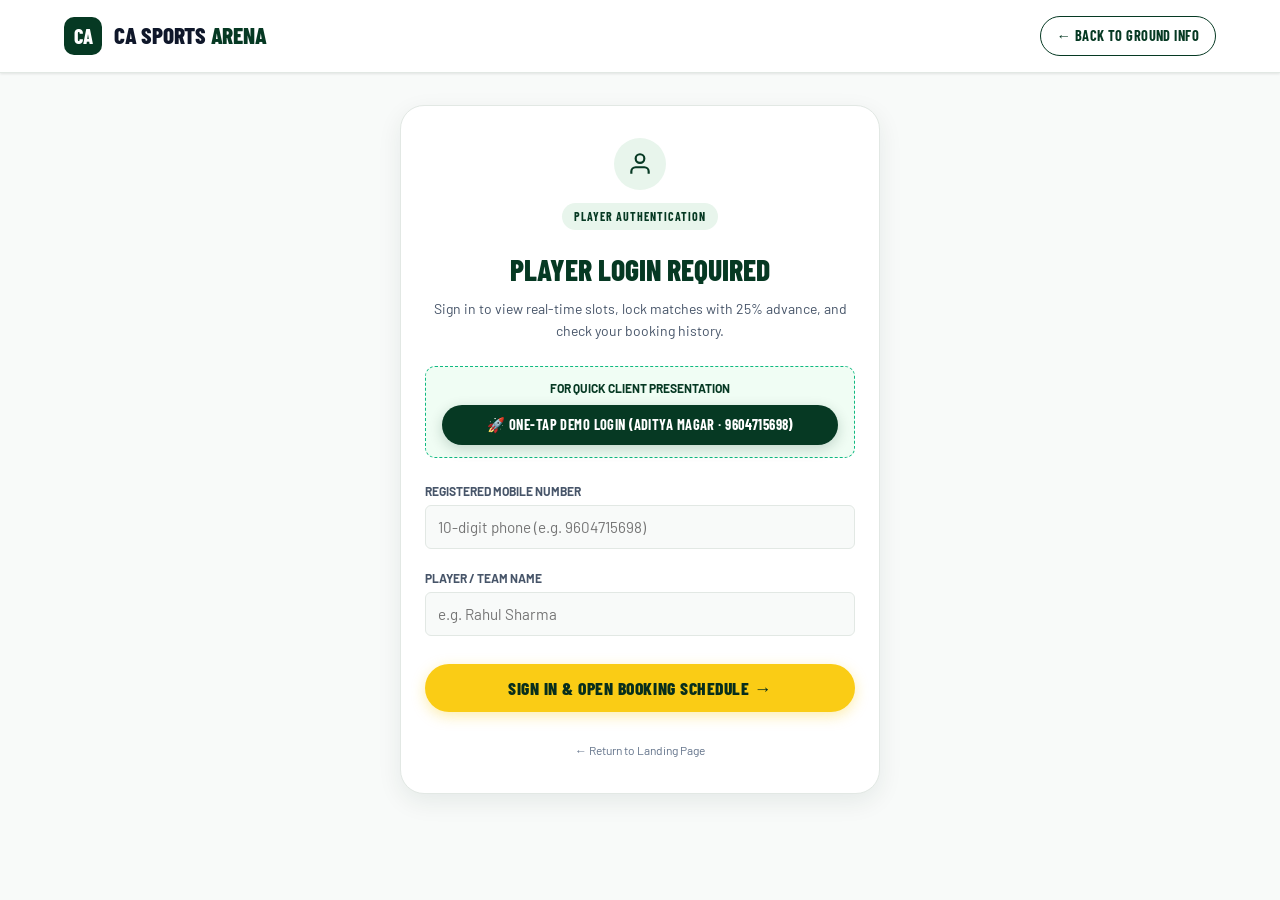
<file: booking.html>
<!DOCTYPE html>
<html lang="en">
<head>
  <meta charset="UTF-8" />
  <meta name="viewport" content="width=device-width, initial-scale=1.0" />
  <link rel="icon" type="image/png" href="favicon.png" />
  
  <title>Player Portal &amp; Slot Booking | CA Sports Arena</title>
  <meta name="description" content="Dedicated player booking dashboard for CA Sports Arena, Baner, Pune. Real-time availability, match history, and instant WhatsApp confirmations on 9604715698." />
  
  <link rel="preconnect" href="https://fonts.googleapis.com" />
  <link rel="preconnect" href="https://fonts.gstatic.com" crossorigin />
  <link href="https://fonts.googleapis.com/css2?family=Barlow+Condensed:wght@600;700;800&family=Barlow:wght@400;500;600;700&display=swap" rel="stylesheet" />

  <link rel="stylesheet" href="styles.css" />
</head>
<body class="portal-page-wrap">

  <!-- ===== PORTAL TOP NAVIGATION ===== -->
  <header class="header">
    <div class="container header-inner">
      <a href="index.html" class="brand-link" aria-label="Back to CA Sports Arena Home">
        <div class="brand-badge">CA</div>
        <div class="brand-name">CA Sports <span>Arena</span></div>
      </a>

      <div style="display:flex;align-items:center;gap:var(--space-4);">
        <a href="index.html" class="btn btn-outline btn-sm">
          &larr; Back to Ground Info
        </a>
        <div id="headerUserStatus" style="display:none;">
          <button type="button" class="btn btn-primary btn-sm" id="portalHeaderLogoutBtn">
            Log Out
          </button>
        </div>
      </div>
    </div>
  </header>

  <!-- ===== GATEKEEPER VIEW: SHOWN IF NOT LOGGED IN ===== -->
  <main id="portalGateView" class="gate-wrap" style="display:none;">
    <div class="gate-card">
      <div style="text-align:center;margin-bottom:var(--space-6);">
        <div style="width:52px;height:52px;border-radius:50%;background:var(--green-mint);color:var(--green-primary);display:flex;align-items:center;justify-content:center;margin:0 auto var(--space-3);">
          <svg width="26" height="26" viewBox="0 0 24 24" fill="none" stroke="currentColor" stroke-width="2"><path d="M20 21v-2a4 4 0 0 0-4-4H8a4 4 0 0 0-4 4v2"/><circle cx="12" cy="7" r="4"/></svg>
        </div>
        <span class="section-tag">Player Authentication</span>
        <h1 style="font-family:var(--font-display);font-size:1.85rem;font-weight:800;color:var(--green-primary);text-transform:uppercase;margin:var(--space-2) 0 4px;">
          Player Login Required
        </h1>
        <p style="font-size:var(--text-sm);color:var(--text-secondary);margin:0 auto;">
          Sign in to view real-time slots, lock matches with 25% advance, and check your booking history.
        </p>
      </div>

      <!-- Quick One-Tap Client Demo Trigger -->
      <div style="background:var(--green-mint-light);border:1.5px dashed var(--green-light);border-radius:var(--radius-md);padding:var(--space-3) var(--space-4);margin-bottom:var(--space-6);text-align:center;">
        <div style="font-size:0.75rem;font-weight:700;color:var(--green-primary);text-transform:uppercase;margin-bottom:6px;">
          For Quick Client Presentation
        </div>
        <button type="button" class="btn btn-primary btn-sm" id="btnInstantDemoLogin" style="width:100%;background:var(--green-primary);">
          🚀 One-Tap Demo Login (Aditya Magar &middot; 9604715698)
        </button>
      </div>

      <!-- Real Login / Sign In Form -->
      <form id="gateLoginForm" style="display:flex;flex-direction:column;gap:var(--space-4);">
        <div>
          <label style="display:block;font-size:var(--text-xs);font-weight:700;color:var(--text-secondary);text-transform:uppercase;margin-bottom:4px;" for="gatePhone">
            Registered Mobile Number
          </label>
          <input type="tel" id="gatePhone" class="input-field-on-green" style="background:#f8faf9;border-color:var(--border-light);color:var(--text-primary);" placeholder="10-digit phone (e.g. 9604715698)" maxlength="10" required />
          <span class="field-error-msg" id="gatePhoneErr" style="color:#ef4444;"></span>
        </div>

        <div>
          <label style="display:block;font-size:var(--text-xs);font-weight:700;color:var(--text-secondary);text-transform:uppercase;margin-bottom:4px;" for="gateName">
            Player / Team Name
          </label>
          <input type="text" id="gateName" class="input-field-on-green" style="background:#f8faf9;border-color:var(--border-light);color:var(--text-primary);" placeholder="e.g. Rahul Sharma" required />
          <span class="field-error-msg" id="gateNameErr" style="color:#ef4444;"></span>
        </div>

        <button type="submit" class="btn btn-gold" style="width:100%;font-size:1.1rem;margin-top:var(--space-2);">
          Sign In &amp; Open Booking Schedule &rarr;
        </button>

        <div style="text-align:center;margin-top:var(--space-2);">
          <a href="index.html" style="font-size:var(--text-xs);color:var(--text-muted);">&larr; Return to Landing Page</a>
        </div>
      </form>
    </div>
  </main>

  <!-- ===== AUTHENTICATED PLAYER PORTAL & DASHBOARD ===== -->
  <main id="portalDashboardView" style="display:none;">

    <!-- Player Profile Top Bar -->
    <section class="portal-profile-bar">
      <div class="container portal-profile-inner">
        <div class="player-identity-cluster">
          <div class="player-avatar-large" id="profileAvatar">A</div>
          <div>
            <div style="display:flex;align-items:center;gap:var(--space-2);">
              <h2 class="player-meta-title" id="profileName">Aditya Magar</h2>
              <span class="player-badge-vip">Verified Player</span>
            </div>
            <div class="player-meta-sub">
              <span id="profilePhone">+91 96047 15698</span>
              <span>&middot;</span>
              <span>Baner Arena Member</span>
            </div>
          </div>
        </div>

        <div class="portal-quick-stats">
          <div class="portal-stat-unit">
            <span class="portal-stat-num" id="statBookingCount">0</span>
            <span class="portal-stat-lbl">Active Bookings</span>
          </div>
          <div class="portal-stat-unit">
            <span class="portal-stat-num" style="color:#047857;">₹500 / ₹800</span>
            <span class="portal-stat-lbl">Flat Rates</span>
          </div>
          <div>
            <button type="button" class="btn btn-outline btn-sm" id="portalLogoutBtn">
              Log Out
            </button>
          </div>
        </div>
      </div>
    </section>

    <!-- Main Container with Navigation Tabs -->
    <div class="container" style="padding-top:var(--space-8);padding-bottom:var(--space-16);">

      <!-- Segmented Navigation Tabs -->
      <nav class="portal-tabs-nav" aria-label="Portal Navigation Tabs">
        <button type="button" class="portal-tab-btn active" id="tabBtnReserve">
          <svg width="18" height="18" viewBox="0 0 24 24" fill="none" stroke="currentColor" stroke-width="2.2"><rect x="3" y="4" width="18" height="18" rx="2"/><line x1="16" y1="2" x2="16" y2="6"/><line x1="8" y1="2" x2="8" y2="6"/><line x1="3" y1="10" x2="21" y2="10"/></svg>
          <span>Reserve a Slot</span>
        </button>

        <button type="button" class="portal-tab-btn" id="tabBtnHistory">
          <svg width="18" height="18" viewBox="0 0 24 24" fill="none" stroke="currentColor" stroke-width="2.2"><path d="M12 8v4l3 3"/><circle cx="12" cy="12" r="9"/></svg>
          <span>My Bookings &amp; Match History (<span id="tabHistoryBadge">0</span>)</span>
        </button>

        <button type="button" class="portal-tab-btn" id="tabBtnProfile">
          <svg width="18" height="18" viewBox="0 0 24 24" fill="none" stroke="currentColor" stroke-width="2.2"><path d="M20 21v-2a4 4 0 0 0-4-4H8a4 4 0 0 0-4 4v2"/><circle cx="12" cy="7" r="4"/></svg>
          <span>Player Profile &amp; Rules</span>
        </button>
      </nav>

      <!-- TAB PANE 1: DEDICATED SLOT BOOKING ENGINE -->
      <section id="paneReserve" style="display:block;">
        <div class="booking-layout">
          <!-- Left: 7-Day Date Picker + Match Format + Slots -->
          <div>
            <!-- Date Tabs -->
            <div class="date-selector-wrap">
              <div class="date-selector-label">
                <span class="date-label-text">1. Select Match Date</span>
                <span style="font-size:var(--text-xs);color:var(--green-primary);font-weight:700;">Mon–Fri: ₹500/hr &middot; Sat–Sun: ₹800/hr</span>
              </div>
              <div class="date-tabs-scroller" id="dateTabs" role="tablist" aria-label="Booking Dates">
                <!-- Rendered dynamically by app.js -->
              </div>
            </div>

            <!-- Format Selector -->
            <div class="date-selector-wrap">
              <div class="date-selector-label">
                <span class="date-label-text">2. Sport Format</span>
              </div>
              <div class="format-pills">
                <button type="button" class="format-pill active" data-format="Box Cricket (6–8 a side)">Box Cricket (6–8 a side)</button>
                <button type="button" class="format-pill" data-format="5-a-side Football">5-a-side Football</button>
                <button type="button" class="format-pill" data-format="Net Practice / Coaching">Net Practice</button>
              </div>
            </div>

            <!-- Available Slots Grouped by Daypart -->
            <div class="date-selector-wrap">
              <div class="date-selector-label">
                <span class="date-label-text">3. Pick Hourly Time Slot</span>
                <span style="font-size:var(--text-xs);color:var(--text-muted);">Past hours are automatically disabled</span>
              </div>
              <div id="slotsContainer">
                <!-- Rendered dynamically by app.js -->
              </div>
            </div>
          </div>

          <!-- Right: Deep Forest Green Order Summary Panel -->
          <aside class="booking-summary-panel" id="bookingPanel">
            <h3 class="summary-title">Booking Summary</h3>
            <p class="summary-subtitle">Review selection &amp; confirm advance payment</p>

            <!-- Empty State -->
            <div class="summary-empty-state" id="summaryEmpty">
              <div class="summary-empty-icon">
                <svg width="24" height="24" viewBox="0 0 24 24" fill="none" stroke="currentColor" stroke-width="2"><circle cx="12" cy="12" r="10"/><polyline points="12 6 12 12 16 14"/></svg>
              </div>
              <h4>No Slot Selected</h4>
              <p style="font-size:var(--text-sm);color:var(--text-on-green-sub);margin:0 auto;">Pick a time slot from the schedule on the left to review price and pay advance.</p>
            </div>

            <!-- Filled State -->
            <div id="summaryFilled" style="display:none;">
              <!-- Active Slot Card -->
              <div class="summary-active-details">
                <div class="summary-badge-strip">
                  <span style="font-size:0.7rem;font-weight:700;color:var(--accent-gold);text-transform:uppercase;">Selected Slot</span>
                  <span class="summary-rate-tag" id="summaryRateTag">Weekday Rate</span>
                </div>
                <div class="summary-slot-time" id="summarySlotTime">—</div>
                <div class="summary-slot-date" id="summarySlotDate">—</div>
              </div>

              <!-- Duration Selector -->
              <div class="summary-form-group">
                <div style="display:flex;align-items:center;justify-content:space-between;margin-bottom:var(--space-2);">
                  <label class="summary-form-label" style="margin:0;">Match Duration</label>
                  <div style="display:flex;align-items:center;gap:var(--space-2);">
                    <button type="button" class="btn btn-outline-hero btn-sm" id="durMinus" style="min-width:36px;padding:0;" aria-label="Decrease duration">−</button>
                    <span id="durationVal" style="font-family:var(--font-display);font-size:1.15rem;font-weight:700;min-width:64px;text-align:center;color:#ffffff;">1 hour</span>
                    <button type="button" class="btn btn-outline-hero btn-sm" id="durPlus" style="min-width:36px;padding:0;" aria-label="Increase duration">+</button>
                  </div>
                </div>
              </div>

              <!-- Payment Choice Toggle -->
              <div class="summary-form-group">
                <label class="summary-form-label">Payment Choice</label>
                <div class="payment-type-toggle">
                  <button type="button" class="pay-toggle-btn active" id="payModeAdvance">
                    <div class="pay-toggle-title">Pay 25% Advance</div>
                    <div class="pay-toggle-sub">Lock slot online, rest at venue</div>
                  </button>
                  <button type="button" class="pay-toggle-btn" id="payModeFull">
                    <div class="pay-toggle-title">Pay 100% Full</div>
                    <div class="pay-toggle-sub">Settle total fee now</div>
                  </button>
                </div>
              </div>

              <!-- Customer Details (Pre-filled from Profile!) -->
              <div class="summary-form-group">
                <label class="summary-form-label" for="bookName">Player / Team Name</label>
                <input type="text" id="bookName" class="input-field-on-green" placeholder="e.g. Rahul Sharma" autocomplete="name" required />
                <span class="field-error-msg" id="bookNameError"></span>
              </div>

              <div class="summary-form-group">
                <label class="summary-form-label" for="bookPhone">WhatsApp / Mobile Number</label>
                <input type="tel" id="bookPhone" class="input-field-on-green" placeholder="10-digit mobile (e.g. 9604715698)" maxlength="10" autocomplete="tel" required />
                <span class="field-error-msg" id="bookPhoneError"></span>
              </div>

              <!-- Live Calculation Breakdown -->
              <div class="pricing-breakdown-box">
                <div class="price-row-green">
                  <span>Slot Rate</span>
                  <span id="summaryRateRow">₹500 × 1h</span>
                </div>
                <div class="price-row-green">
                  <span>Platform Fee</span>
                  <span style="color:#34d399;font-weight:700;">₹0 (Zero Fee)</span>
                </div>
                <div class="price-row-green total-row">
                  <span>Total Match Fee</span>
                  <span class="val" id="summaryTotalRow">₹500</span>
                </div>

                <!-- Advance Details -->
                <div class="advance-due-green" id="summaryAdvanceRow">
                  <span>Due Now (Advance):</span>
                  <span id="summaryAdvanceVal" style="font-size:1.15rem;font-weight:800;">₹200</span>
                </div>
                <div class="price-row-green" id="summaryBalanceRow" style="font-size:0.8rem;margin-top:6px;">
                  <span>Payable at Venue</span>
                  <span id="summaryBalanceVal" style="font-weight:700;color:#ffffff;">₹300</span>
                </div>
              </div>
            </div>

            <!-- Action Button -->
            <div style="margin-top:var(--space-4);">
              <button type="button" class="btn btn-gold" id="confirmBookBtn" style="width:100%;font-size:1.1rem;padding:var(--space-3);" disabled>
                Select a Time Slot First
              </button>
              <p style="font-size:0.75rem;color:var(--text-on-green-sub);text-align:center;margin-top:var(--space-2);line-height:1.4;">
                Instant WhatsApp confirmation on 9604715698. Free cancellation up to 4h before match.
              </p>
            </div>
          </aside>
        </div>
      </section>

      <!-- TAB PANE 2: BOOKING HISTORY -->
      <section id="paneHistory" style="display:none;">
        <div style="display:flex;align-items:center;justify-content:space-between;margin-bottom:var(--space-6);">
          <div>
            <h2 class="section-title" style="margin-bottom:2px;">My Bookings &amp; Match History</h2>
            <p class="section-subtitle">View your confirmed match reservations, advance deposit receipts, and WhatsApp entry passes.</p>
          </div>
          <button type="button" class="btn btn-primary btn-sm" onclick="document.getElementById('tabBtnReserve').click();">
            + Book Another Slot
          </button>
        </div>

        <div id="fullBookingsHistoryList" class="history-cards-list">
          <!-- Rendered dynamically by app.js -->
        </div>
      </section>

      <!-- TAB PANE 3: PLAYER PROFILE & RULES -->
      <section id="paneProfile" style="display:none;">
        <div style="display:grid;grid-template-columns:1fr;gap:var(--space-6);max-width:960px;">
          <!-- Profile Card -->
          <div style="background:#ffffff;border:1.5px solid var(--border-light);border-radius:var(--radius-lg);padding:var(--space-6);box-shadow:var(--shadow-sm);">
            <h3 style="font-family:var(--font-display);font-size:1.4rem;font-weight:800;color:var(--green-primary);text-transform:uppercase;margin-bottom:var(--space-4);">
              Player Account Details
            </h3>

            <div style="display:grid;grid-template-columns:repeat(auto-fit, minmax(220px, 1fr));gap:var(--space-4);margin-bottom:var(--space-6);">
              <div>
                <span style="font-size:var(--text-xs);color:var(--text-muted);text-transform:uppercase;font-weight:700;">Player Name</span>
                <div style="font-size:1.15rem;font-weight:700;color:var(--text-primary);margin-top:2px;" id="profileDetailsName">Aditya Magar</div>
              </div>
              <div>
                <span style="font-size:var(--text-xs);color:var(--text-muted);text-transform:uppercase;font-weight:700;">WhatsApp Mobile</span>
                <div style="font-size:1.15rem;font-weight:700;color:var(--text-primary);margin-top:2px;" id="profileDetailsPhone">+91 96047 15698</div>
              </div>
              <div>
                <span style="font-size:var(--text-xs);color:var(--text-muted);text-transform:uppercase;font-weight:700;">Preferred Arena</span>
                <div style="font-size:1.15rem;font-weight:700;color:var(--text-primary);margin-top:2px;">CA Sports Arena &middot; Baner</div>
              </div>
            </div>

            <div style="border-top:1px solid var(--border-light);padding-top:var(--space-4);display:flex;align-items:center;justify-content:space-between;flex-wrap:wrap;gap:var(--space-3);">
              <span style="font-size:0.85rem;color:var(--text-secondary);">Need to update contact details or transfer slot?</span>
              <a href="https://wa.me/919604715698" target="_blank" rel="noopener noreferrer" class="btn btn-whatsapp btn-sm">
                Chat with Coordinator (9604715698)
              </a>
            </div>
          </div>

          <!-- Venue Rules -->
          <div style="background:#ffffff;border:1.5px solid var(--border-light);border-radius:var(--radius-lg);padding:var(--space-6);box-shadow:var(--shadow-sm);">
            <h3 style="font-family:var(--font-display);font-size:1.4rem;font-weight:800;color:var(--green-primary);text-transform:uppercase;margin-bottom:var(--space-4);">
              Turf Rules &amp; Equipment Policy
            </h3>
            <ul style="list-style:none;display:flex;flex-direction:column;gap:var(--space-3);font-size:0.95rem;color:var(--text-secondary);">
              <li style="display:flex;gap:var(--space-2);">
                <span style="color:var(--green-primary);font-weight:800;">✓</span>
                <span><strong>Footwear:</strong> Rubber studs or flat sneakers only. Metal spikes are strictly banned on synthetic grass.</span>
              </li>
              <li style="display:flex;gap:var(--space-2);">
                <span style="color:var(--green-primary);font-weight:800;">✓</span>
                <span><strong>Arrival:</strong> Please report 10 minutes prior to slot time for warmup and kit setup.</span>
              </li>
              <li style="display:flex;gap:var(--space-2);">
                <span style="color:var(--green-primary);font-weight:800;">✓</span>
                <span><strong>Included Gear:</strong> Standard tennis cricket match balls, stumps, and match bibs are provided at no extra charge.</span>
              </li>
              <li style="display:flex;gap:var(--space-2);">
                <span style="color:var(--green-primary);font-weight:800;">✓</span>
                <span><strong>Refunds:</strong> 100% advance deposit refund or reschedule if cancelled 4+ hours before start time.</span>
              </li>
            </ul>
          </div>
        </div>
      </section>

    </div>
  </main>

  <!-- ===== STEP 1: MOCK UPI PAYMENT MODAL ===== -->
  <div class="app-modal" id="mockPaymentModal" role="dialog" aria-modal="true" aria-label="UPI Advance Payment">
    <div class="modal-dialog-card" onclick="event.stopPropagation()">
      <button type="button" class="modal-close-trigger" data-close-modal="mockPaymentModal" aria-label="Close payment modal">✕</button>

      <div style="text-align:center;margin-bottom:var(--space-4);">
        <span class="section-tag">Instant Payment Simulation</span>
        <h3 style="font-family:var(--font-display);font-size:1.75rem;font-weight:800;color:var(--green-primary);text-transform:uppercase;margin:var(--space-2) 0 4px;">
          Pay Advance &middot; <span id="mockPayAmount" style="color:var(--green-primary);">₹200</span>
        </h3>
        <p style="font-size:var(--text-sm);color:var(--text-secondary);margin:0 auto;" id="mockPayDesc">Slot booking deposit</p>
      </div>

      <!-- QR Code Simulation -->
      <div class="mock-upi-card">
        <div style="font-size:var(--text-xs);font-weight:700;color:var(--text-muted);text-transform:uppercase;letter-spacing:0.06em;">
          Scan with Any UPI App
        </div>
        
        <div class="qr-placeholder">
          <svg width="120" height="120" viewBox="0 0 100 100" fill="none">
            <rect x="0" y="0" width="30" height="30" fill="#063923" rx="4"/>
            <rect x="6" y="6" width="18" height="18" fill="#ffffff" rx="2"/>
            <rect x="10" y="10" width="10" height="10" fill="#063923"/>

            <rect x="70" y="0" width="30" height="30" fill="#063923" rx="4"/>
            <rect x="76" y="6" width="18" height="18" fill="#ffffff" rx="2"/>
            <rect x="80" y="10" width="10" height="10" fill="#063923"/>

            <rect x="0" y="70" width="30" height="30" fill="#063923" rx="4"/>
            <rect x="6" y="76" width="18" height="18" fill="#ffffff" rx="2"/>
            <rect x="10" y="80" width="10" height="10" fill="#063923"/>

            <rect x="40" y="10" width="18" height="8" fill="#063923"/>
            <rect x="42" y="24" width="12" height="14" fill="#063923"/>
            <rect x="15" y="40" width="20" height="10" fill="#063923"/>
            <rect x="45" y="45" width="14" height="14" fill="#063923"/>
            <rect x="70" y="40" width="16" height="8" fill="#063923"/>
            <rect x="40" y="70" width="14" height="20" fill="#063923"/>
            <rect x="65" y="65" width="25" height="12" fill="#063923"/>
            <rect x="65" y="84" width="12" height="10" fill="#063923"/>
          </svg>
        </div>

        <div style="font-family:var(--font-display);font-size:0.95rem;font-weight:700;color:var(--text-primary);">
          UPI ID: <span style="color:var(--green-primary);">casportsarena@upi</span>
        </div>

        <div class="upi-apps-row">
          <span class="upi-app-pill">GPay</span>
          <span class="upi-app-pill">PhonePe</span>
          <span class="upi-app-pill">Paytm</span>
          <span class="upi-app-pill">BHIM</span>
        </div>
      </div>

      <button type="button" class="btn btn-primary" id="mockPaySuccessBtn" style="width:100%;font-size:1.1rem;padding:var(--space-3);margin-bottom:var(--space-2);">
        Complete Advance Payment Demo &rarr;
      </button>

      <p style="font-size:0.75rem;color:var(--text-muted);text-align:center;margin:0;">
        Demo Flow: Click above to simulate instant transaction verification and generate match pass ticket.
      </p>
    </div>
  </div>

  <!-- ===== STEP 2: CONFIRMED MATCH TICKET & WHATSAPP PASS ===== -->
  <div class="app-modal" id="confirmationModal" role="dialog" aria-modal="true" aria-label="Booking Confirmation Receipt">
    <div class="modal-dialog-card" onclick="event.stopPropagation()">
      <button type="button" class="modal-close-trigger" data-close-modal="confirmationModal" aria-label="Close confirmation">✕</button>
      
      <div style="text-align:center;margin-bottom:var(--space-4);">
        <div style="width:56px;height:56px;border-radius:50%;background:#d1fae5;color:#047857;display:flex;align-items:center;justify-content:center;margin:0 auto var(--space-2);font-size:1.6rem;font-weight:900;">
          ✓
        </div>
        <h3 style="font-family:var(--font-display);font-size:1.75rem;font-weight:800;color:var(--green-primary);text-transform:uppercase;margin-bottom:2px;">
          Match Slot Reserved!
        </h3>
        <p style="font-size:var(--text-sm);color:var(--text-secondary);margin:0 auto;">Your slot has been locked with advance verification.</p>
      </div>

      <div style="background:#f8faf9;border:1.5px solid var(--border-light);border-radius:var(--radius-md);padding:var(--space-4);margin-bottom:var(--space-4);font-size:var(--text-sm);">
        <div style="display:flex;justify-content:space-between;align-items:center;padding:4px 0;">
          <span style="color:var(--text-muted);">Booking Reference</span>
          <span style="font-family:var(--font-display);font-size:1.15rem;font-weight:800;color:var(--green-primary);" id="confRef">#CA-89211</span>
        </div>
        <div style="display:flex;justify-content:space-between;align-items:center;padding:4px 0;">
          <span style="color:var(--text-muted);">Slot Time</span>
          <span style="font-weight:700;color:var(--text-primary);" id="confSlot">—</span>
        </div>
        <div style="display:flex;justify-content:space-between;align-items:center;padding:4px 0;">
          <span style="color:var(--text-muted);">Match Date</span>
          <span id="confDate" style="color:var(--text-primary);font-weight:600;">—</span>
        </div>
        <div style="display:flex;justify-content:space-between;align-items:center;padding:4px 0;">
          <span style="color:var(--text-muted);">Player / Team</span>
          <span id="confName" style="color:var(--text-primary);font-weight:600;">—</span>
        </div>
        <div style="display:flex;justify-content:space-between;align-items:center;padding:8px 0 4px;border-top:1px solid var(--border-light);margin-top:6px;">
          <span style="color:var(--text-muted);">Total Match Fee</span>
          <span style="font-family:var(--font-display);font-size:1.2rem;font-weight:800;color:var(--text-primary);" id="confTotal">—</span>
        </div>
        <div style="display:flex;justify-content:space-between;align-items:center;padding:4px 0;">
          <span style="color:#047857;font-weight:700;">Advance Paid Online</span>
          <span style="color:#047857;font-weight:800;" id="confAdvance">—</span>
        </div>
        <div style="display:flex;justify-content:space-between;align-items:center;padding:4px 0;">
          <span style="color:var(--text-muted);">Balance Due at Venue</span>
          <span id="confBalance" style="font-weight:700;color:var(--text-primary);">—</span>
        </div>
      </div>

      <div style="display:flex;flex-direction:column;gap:var(--space-2);">
        <a id="confWhatsAppLink" href="#" class="btn btn-whatsapp" style="width:100%;">
          <svg width="18" height="18" viewBox="0 0 24 24" fill="currentColor"><path d="M12.031 6.172c-3.181 0-5.767 2.586-5.768 5.766-.001 1.298.38 2.27 1.019 3.287l-.582 2.128 2.182-.573c.978.58 1.911.928 3.145.929 3.178 0 5.767-2.587 5.768-5.766.001-3.187-2.575-5.771-5.764-5.771zm3.392 8.244c-.144.405-.837.774-1.17.824-.312.045-.698.086-2.223-.554-1.954-.82-3.21-2.824-3.308-2.955-.097-.133-.787-1.047-.787-1.996 0-.948.498-1.413.675-1.605.176-.192.385-.24.513-.24.129 0 .257.001.369.006.118.005.277-.045.434.331.161.385.55 1.343.6 1.444.05.101.083.219.017.352-.066.133-.1.217-.199.333-.099.117-.208.261-.297.351-.1.1-.205.21-.088.411.117.201.52 1.088 1.115 1.618.767.683 1.414.894 1.616.994.201.1.32.083.438-.05.118-.134.505-.589.64-.79.135-.202.271-.168.455-.101.185.067 1.17.552 1.371.653.201.101.336.151.385.235.049.084.049.488-.095.893z"/></svg>
          Send Confirmation to WhatsApp (9604715698)
        </a>
        <button type="button" class="btn btn-outline" data-close-modal="confirmationModal">
          View in My Bookings
        </button>
      </div>
    </div>
  </div>

  <!-- ===== TOAST MESSAGE ===== -->
  <div class="toast-msg" id="toastMsg" role="status" aria-live="polite">
    <svg width="20" height="20" viewBox="0 0 24 24" fill="none" stroke="var(--accent-gold)" stroke-width="2.5"><polyline points="20 6 9 17 4 12"/></svg>
    <div>
      <div style="font-weight:700;font-size:0.95rem;color:#ffffff;" id="toastTitle">Success</div>
      <div style="font-size:0.75rem;color:var(--text-on-green-sub);" id="toastDesc">Action confirmed</div>
    </div>
  </div>

  <!-- Scripts -->
  <script src="config.js"></script>
  <script src="app.js"></script>
</body>
</html>
</file>
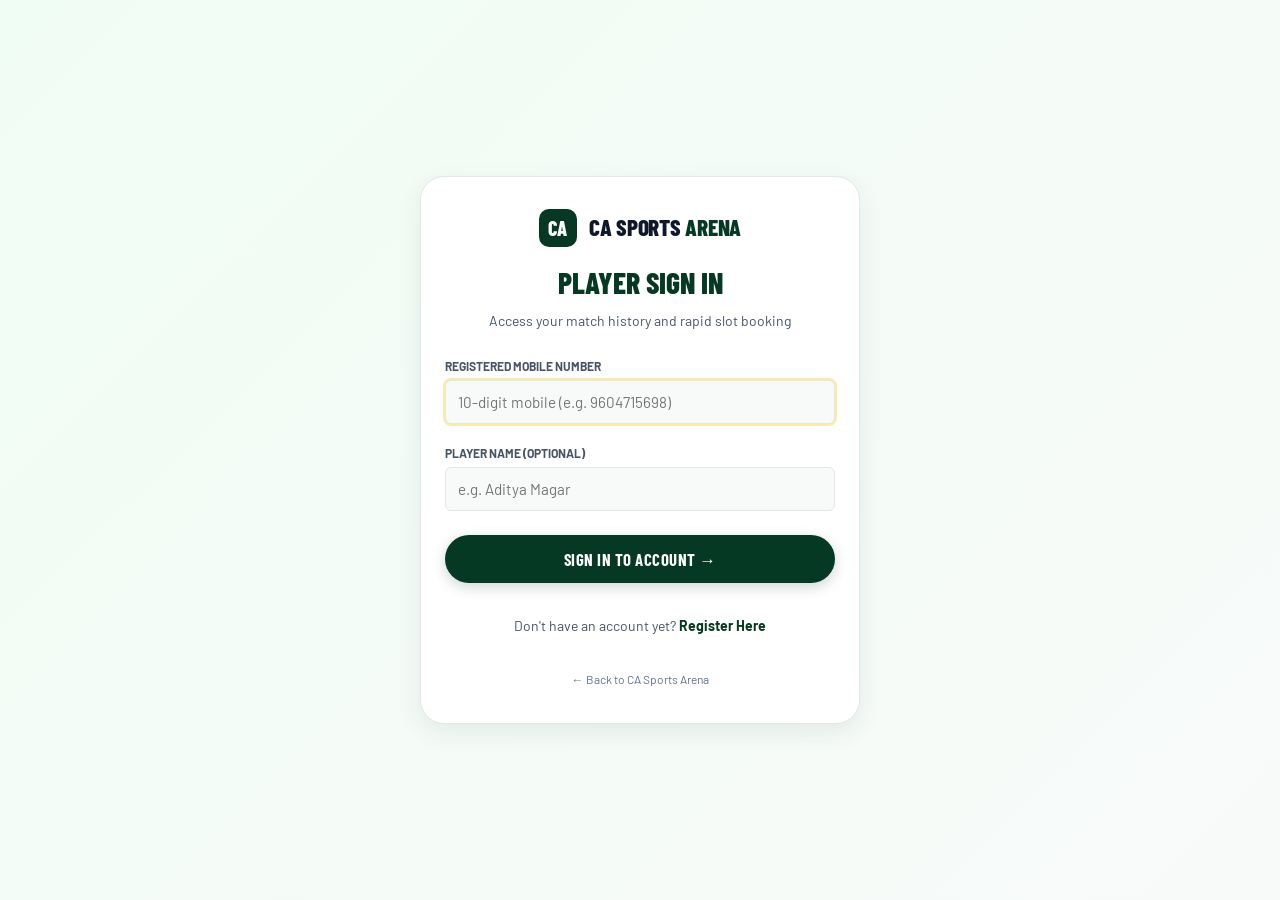
<file: login.html>
<!DOCTYPE html>
<html lang="en">
<head>
  <meta charset="UTF-8" />
  <meta name="viewport" content="width=device-width, initial-scale=1.0" />
  <link rel="icon" type="image/png" href="favicon.png" />
  <title>Player Sign In | CA Sports Arena</title>
  <meta name="description" content="Sign in to your CA Sports Arena account to manage slot bookings, track advance payments, and speed up checkout." />
  
  <link rel="preconnect" href="https://fonts.googleapis.com" />
  <link rel="preconnect" href="https://fonts.gstatic.com" crossorigin />
  <link href="https://fonts.googleapis.com/css2?family=Barlow+Condensed:wght@600;700;800&family=Barlow:wght@400;500;600;700&display=swap" rel="stylesheet" />
  <link rel="stylesheet" href="styles.css" />
  <style>
    .auth-page-wrap {
      min-height: 100vh;
      display: flex;
      align-items: center;
      justify-content: center;
      padding: var(--space-6);
      background: linear-gradient(135deg, #f0fdf4 0%, #f8faf9 100%);
    }
    .auth-card-white {
      width: 100%;
      max-width: 440px;
      background: #ffffff;
      border: 1px solid var(--border-light);
      border-radius: var(--radius-xl);
      padding: var(--space-8) var(--space-6);
      box-shadow: var(--shadow-card);
    }
  </style>
</head>
<body>

  <div class="auth-page-wrap">
    <div class="auth-card-white">
      <div style="text-align:center;margin-bottom:var(--space-6);">
        <a href="index.html" class="brand-link" style="justify-content:center;margin-bottom:var(--space-3);">
          <div class="brand-badge" style="background:#063923;color:#ffffff;">CA</div>
          <div class="brand-name">CA Sports <span>Arena</span></div>
        </a>
        <h1 style="font-family:var(--font-display);font-size:1.85rem;font-weight:800;text-transform:uppercase;color:var(--green-primary);margin-bottom:4px;">Player Sign In</h1>
        <p style="font-size:var(--text-sm);color:var(--text-secondary);margin:0 auto;">Access your match history and rapid slot booking</p>
      </div>

      <form id="standaloneLoginForm" style="display:flex;flex-direction:column;gap:var(--space-4);">
        <div>
          <label style="display:block;font-size:var(--text-xs);font-weight:700;color:var(--text-secondary);text-transform:uppercase;margin-bottom:var(--space-1);" for="loginPhoneInput">Registered Mobile Number</label>
          <input type="tel" id="loginPhoneInput" class="input-field-on-green" style="background:#f8faf9;border-color:var(--border-light);color:var(--text-primary);" placeholder="10-digit mobile (e.g. 9604715698)" maxlength="10" required autofocus />
          <span class="field-error-msg" id="loginPhoneErr" style="color:#ef4444;"></span>
        </div>

        <div>
          <label style="display:block;font-size:var(--text-xs);font-weight:700;color:var(--text-secondary);text-transform:uppercase;margin-bottom:var(--space-1);" for="loginNameInput">Player Name (Optional)</label>
          <input type="text" id="loginNameInput" class="input-field-on-green" style="background:#f8faf9;border-color:var(--border-light);color:var(--text-primary);" placeholder="e.g. Aditya Magar" />
        </div>

        <button type="submit" class="btn btn-primary" style="width:100%;font-size:1.05rem;margin-top:var(--space-2);">
          Sign In to Account →
        </button>

        <div style="text-align:center;margin-top:var(--space-4);font-size:var(--text-sm);color:var(--text-secondary);">
          Don't have an account yet? <a href="signup.html" style="color:var(--green-primary);font-weight:700;">Register Here</a>
        </div>

        <div style="text-align:center;margin-top:var(--space-3);">
          <a href="index.html" style="font-size:var(--text-xs);color:var(--text-muted);">← Back to CA Sports Arena</a>
        </div>
      </form>
    </div>
  </div>

  <script src="config.js"></script>
  <script>
    document.getElementById('standaloneLoginForm').addEventListener('submit', function (e) {
      e.preventDefault();
      const phone = document.getElementById('loginPhoneInput').value.trim();
      const name = document.getElementById('loginNameInput').value.trim() || 'Player';
      const err = document.getElementById('loginPhoneErr');

      if (!/^[6-9]\d{9}$/.test(phone)) {
        err.textContent = 'Please enter a valid 10-digit Indian phone number.';
        return;
      }

      err.textContent = '';
      localStorage.setItem('ca_user', JSON.stringify({ name, phone }));
      window.location.href = 'booking.html';
    });
  </script>
</body>
</html>
</file>
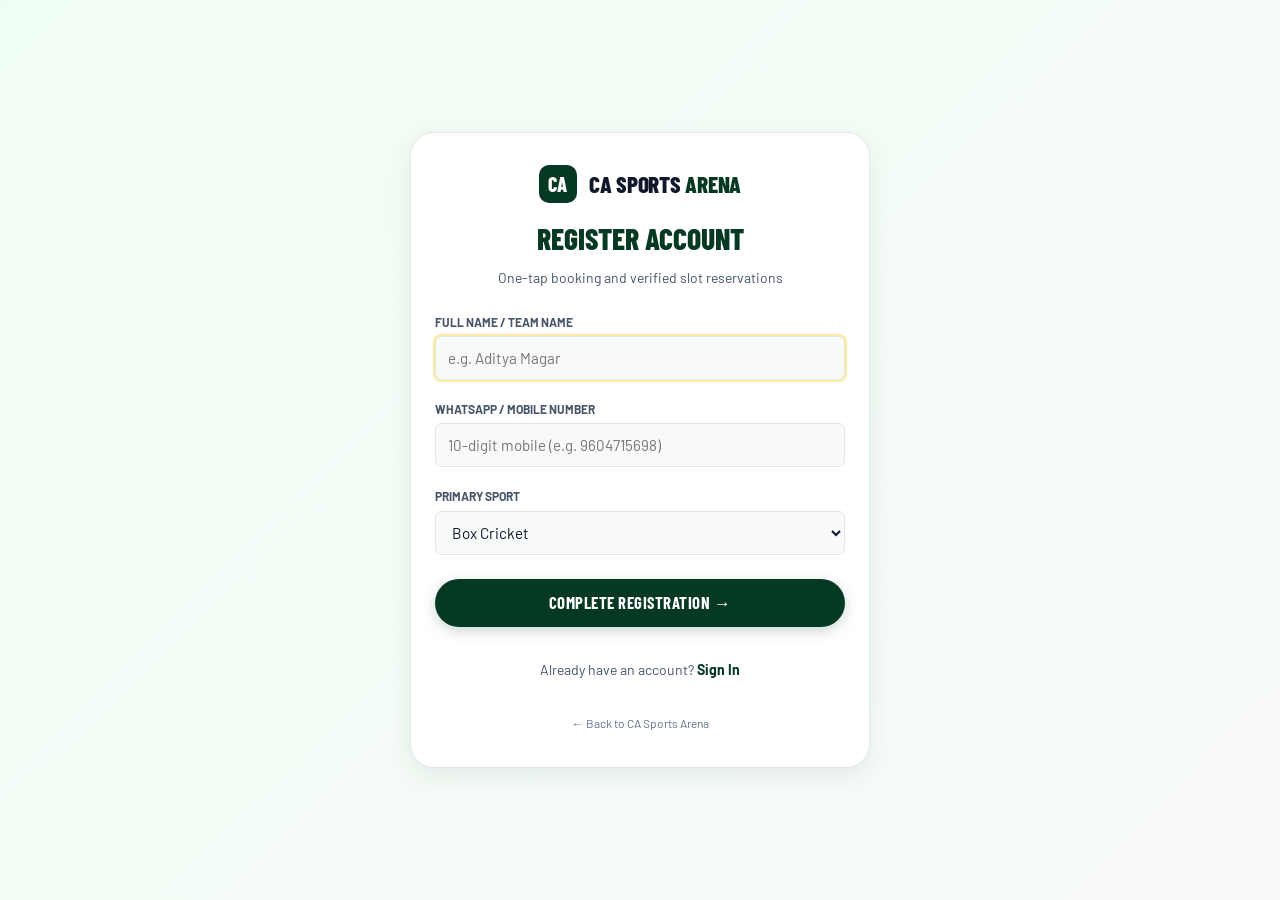
<file: signup.html>
<!DOCTYPE html>
<html lang="en">
<head>
  <meta charset="UTF-8" />
  <meta name="viewport" content="width=device-width, initial-scale=1.0" />
  <link rel="icon" type="image/png" href="favicon.png" />
  <title>Player Registration | CA Sports Arena</title>
  <meta name="description" content="Create a player account at CA Sports Arena to reserve cricket and football turf slots with advance payments." />
  
  <link rel="preconnect" href="https://fonts.googleapis.com" />
  <link rel="preconnect" href="https://fonts.gstatic.com" crossorigin />
  <link href="https://fonts.googleapis.com/css2?family=Barlow+Condensed:wght@600;700;800&family=Barlow:wght@400;500;600;700&display=swap" rel="stylesheet" />
  <link rel="stylesheet" href="styles.css" />
  <style>
    .auth-page-wrap {
      min-height: 100vh;
      display: flex;
      align-items: center;
      justify-content: center;
      padding: var(--space-6);
      background: linear-gradient(135deg, #f0fdf4 0%, #f8faf9 100%);
    }
    .auth-card-white {
      width: 100%;
      max-width: 460px;
      background: #ffffff;
      border: 1px solid var(--border-light);
      border-radius: var(--radius-xl);
      padding: var(--space-8) var(--space-6);
      box-shadow: var(--shadow-card);
    }
  </style>
</head>
<body>

  <div class="auth-page-wrap">
    <div class="auth-card-white">
      <div style="text-align:center;margin-bottom:var(--space-6);">
        <a href="index.html" class="brand-link" style="justify-content:center;margin-bottom:var(--space-3);">
          <div class="brand-badge" style="background:#063923;color:#ffffff;">CA</div>
          <div class="brand-name">CA Sports <span>Arena</span></div>
        </a>
        <h1 style="font-family:var(--font-display);font-size:1.85rem;font-weight:800;text-transform:uppercase;color:var(--green-primary);margin-bottom:4px;">Register Account</h1>
        <p style="font-size:var(--text-sm);color:var(--text-secondary);margin:0 auto;">One-tap booking and verified slot reservations</p>
      </div>

      <form id="standaloneSignupForm" style="display:flex;flex-direction:column;gap:var(--space-4);">
        <div>
          <label style="display:block;font-size:var(--text-xs);font-weight:700;color:var(--text-secondary);text-transform:uppercase;margin-bottom:var(--space-1);" for="signupNameInput">Full Name / Team Name</label>
          <input type="text" id="signupNameInput" class="input-field-on-green" style="background:#f8faf9;border-color:var(--border-light);color:var(--text-primary);" placeholder="e.g. Aditya Magar" required autofocus />
          <span class="field-error-msg" id="signupNameErr" style="color:#ef4444;"></span>
        </div>

        <div>
          <label style="display:block;font-size:var(--text-xs);font-weight:700;color:var(--text-secondary);text-transform:uppercase;margin-bottom:var(--space-1);" for="signupPhoneInput">WhatsApp / Mobile Number</label>
          <input type="tel" id="signupPhoneInput" class="input-field-on-green" style="background:#f8faf9;border-color:var(--border-light);color:var(--text-primary);" placeholder="10-digit mobile (e.g. 9604715698)" maxlength="10" required />
          <span class="field-error-msg" id="signupPhoneErr" style="color:#ef4444;"></span>
        </div>

        <div>
          <label style="display:block;font-size:var(--text-xs);font-weight:700;color:var(--text-secondary);text-transform:uppercase;margin-bottom:var(--space-1);" for="signupSportInput">Primary Sport</label>
          <select id="signupSportInput" class="input-field-on-green" style="background:#f8faf9;border-color:var(--border-light);color:var(--text-primary);cursor:pointer;">
            <option value="Box Cricket">Box Cricket</option>
            <option value="5-a-side Football">5-a-side Football</option>
            <option value="Net Practice">Net Practice</option>
          </select>
        </div>

        <button type="submit" class="btn btn-primary" style="width:100%;font-size:1.05rem;margin-top:var(--space-2);">
          Complete Registration →
        </button>

        <div style="text-align:center;margin-top:var(--space-4);font-size:var(--text-sm);color:var(--text-secondary);">
          Already have an account? <a href="login.html" style="color:var(--green-primary);font-weight:700;">Sign In</a>
        </div>

        <div style="text-align:center;margin-top:var(--space-3);">
          <a href="index.html" style="font-size:var(--text-xs);color:var(--text-muted);">← Back to CA Sports Arena</a>
        </div>
      </form>
    </div>
  </div>

  <script src="config.js"></script>
  <script>
    document.getElementById('standaloneSignupForm').addEventListener('submit', function (e) {
      e.preventDefault();
      const name = document.getElementById('signupNameInput').value.trim();
      const phone = document.getElementById('signupPhoneInput').value.trim();
      const sport = document.getElementById('signupSportInput').value;
      const nameErr = document.getElementById('signupNameErr');
      const phoneErr = document.getElementById('signupPhoneErr');

      let hasError = false;
      if (!name || name.length < 2) {
        nameErr.textContent = 'Please enter your name (min 2 characters).';
        hasError = true;
      } else {
        nameErr.textContent = '';
      }

      if (!/^[6-9]\d{9}$/.test(phone)) {
        phoneErr.textContent = 'Please enter a valid 10-digit Indian phone number.';
        hasError = true;
      } else {
        phoneErr.textContent = '';
      }

      if (hasError) return;

      localStorage.setItem('ca_user', JSON.stringify({ name, phone, sport }));
      window.location.href = 'booking.html';
    });
  </script>
</body>
</html>
</file>
<file: styles.css>
/* ==========================================================================
   CA SPORTS ARENA — Green & White Premium Design System
   Inspired by TurfWise & Modern Athletic Sports Venues
   Clean White + Deep Forest Pitch Green (#063923) + Warm Amber Gold CTA
   ========================================================================== */

/* ---- Design Tokens ---- */
:root {
  /* Brand Green & White Palette */
  --green-primary: #063923;      /* Deep Forest Pitch Green (Hero & Accents) */
  --green-dark: #042718;         /* Deepest green */
  --green-medium: #0b4a2e;       /* Card header / hover green */
  --green-light: #10b981;        /* Fresh turf green */
  --green-mint: #e8f5ec;         /* Soft mint tint for pills/highlights */
  --green-mint-light: #f0fdf4;   /* Pale mint background */
  
  /* White & Surface Neutrals */
  --white: #ffffff;
  --bg-page: #f8faf9;            /* Clean light grey-green background */
  --bg-card: #ffffff;            /* Pure white card surface */
  --bg-card-alt: #f1f6f3;        /* Subtle contrast section */
  --border-light: #e2e8e4;       /* Clean crisp border */
  --border-focus: #063923;       /* High-contrast focus */

  /* Text Colors */
  --text-primary: #0f172a;       /* Dark charcoal for maximum legibility */
  --text-secondary: #475569;     /* Slate grey for subtitles and descriptions */
  --text-muted: #64748b;         /* Muted meta labels */
  --text-on-green: #ffffff;      /* Pure white on dark green */
  --text-on-green-sub: #c5e1d4;  /* Soft mint on dark green */

  /* CTA Accent (Warm Golden Yellow from reference) */
  --accent-gold: #facc15;        /* Warm gold yellow */
  --accent-gold-hover: #eab308;
  --accent-gold-ink: #072e1c;    /* Deep green text on gold button */

  /* Slot Status Tokens */
  --slot-avail-bg: #ffffff;
  --slot-avail-border: #10b981;
  --slot-avail-text: #063923;
  --slot-selected-bg: #063923;
  --slot-selected-text: #ffffff;
  --slot-booked-bg: #f1f5f3;
  --slot-booked-border: #e2e8e4;
  --slot-booked-text: #94a3b8;

  /* Spacing Scale */
  --space-1: 4px;
  --space-2: 8px;
  --space-3: 12px;
  --space-4: 16px;
  --space-6: 24px;
  --space-8: 32px;
  --space-12: 48px;
  --space-16: 64px;

  /* Radii */
  --radius-sm: 6px;
  --radius-md: 10px;
  --radius-lg: 16px;
  --radius-xl: 24px;
  --radius-full: 9999px;

  /* Shadows */
  --shadow-sm: 0 1px 3px rgba(0, 0, 0, 0.06), 0 1px 2px rgba(0, 0, 0, 0.04);
  --shadow-md: 0 4px 12px rgba(6, 57, 35, 0.08);
  --shadow-card: 0 8px 24px rgba(6, 57, 35, 0.08);
  --shadow-elevated: 0 20px 35px rgba(6, 57, 35, 0.12);

  /* Typography */
  --font-display: 'Barlow Condensed', -apple-system, BlinkMacSystemFont, sans-serif;
  --font-body: 'Barlow', -apple-system, BlinkMacSystemFont, sans-serif;

  /* Fluid Typography */
  --text-hero: clamp(2.4rem, 5.5vw, 4.4rem);
  --text-h1: clamp(1.85rem, 4vw, 3rem);
  --text-h2: clamp(1.4rem, 2.8vw, 2.2rem);
  --text-h3: clamp(1.1rem, 2vw, 1.4rem);
  --text-body: 1rem;
  --text-sm: 0.875rem;
  --text-xs: 0.75rem;

  /* Transitions */
  --ease: cubic-bezier(0.16, 1, 0.3, 1);
  --transition: all 0.2s var(--ease);
}

/* ---- Reset & Baseline ---- */
*, *::before, *::after {
  box-sizing: border-box;
  margin: 0;
  padding: 0;
}

html {
  scroll-behavior: smooth;
  font-size: 16px;
  background-color: var(--bg-page);
  color: var(--text-primary);
}

body {
  font-family: var(--font-body);
  font-size: var(--text-body);
  line-height: 1.6;
  color: var(--text-primary);
  background: var(--bg-page);
  min-height: 100vh;
  -webkit-font-smoothing: antialiased;
  -moz-osx-font-smoothing: grayscale;
  overflow-x: hidden;
}

p {
  color: var(--text-secondary);
  line-height: 1.6;
}

img, picture {
  max-width: 100%;
  height: auto;
  display: block;
}

a {
  color: inherit;
  text-decoration: none;
  transition: var(--transition);
}

button {
  font: inherit;
  cursor: pointer;
  border: none;
  background: none;
  color: inherit;
  transition: var(--transition);
}

:focus-visible {
  outline: 2px solid var(--green-primary);
  outline-offset: 2px;
}

@media (prefers-reduced-motion: reduce) {
  *, *::before, *::after {
    animation-duration: 0.01ms !important;
    transition-duration: 0.01ms !important;
    scroll-behavior: auto !important;
  }
}

/* ---- Container & Layout ---- */
.container {
  width: 100%;
  max-width: 1200px;
  margin-left: auto;
  margin-right: auto;
  padding-left: var(--space-4);
  padding-right: var(--space-4);
}

@media (min-width: 768px) {
  .container {
    padding-left: var(--space-6);
    padding-right: var(--space-6);
  }
}

.section {
  padding-top: var(--space-12);
  padding-bottom: var(--space-12);
  position: relative;
}

@media (min-width: 900px) {
  .section {
    padding-top: var(--space-16);
    padding-bottom: var(--space-16);
  }
}

.section-header {
  margin-bottom: var(--space-8);
}

.section-tag {
  display: inline-flex;
  align-items: center;
  gap: var(--space-2);
  font-family: var(--font-display);
  font-size: var(--text-xs);
  font-weight: 700;
  letter-spacing: 0.08em;
  text-transform: uppercase;
  color: var(--green-primary);
  background: var(--green-mint);
  padding: 4px 12px;
  border-radius: var(--radius-full);
  margin-bottom: var(--space-2);
}

.section-title {
  font-family: var(--font-display);
  font-size: var(--text-h2);
  font-weight: 800;
  line-height: 1.15;
  letter-spacing: -0.01em;
  text-transform: uppercase;
  color: var(--text-primary);
  margin-bottom: var(--space-2);
}

.section-subtitle {
  font-size: var(--text-body);
  color: var(--text-secondary);
}

/* ---- Clean Button System ---- */
.btn {
  display: inline-flex;
  align-items: center;
  justify-content: center;
  gap: var(--space-2);
  font-family: var(--font-display);
  font-size: 1.05rem;
  font-weight: 700;
  letter-spacing: 0.03em;
  text-transform: uppercase;
  min-height: 48px;
  min-width: 44px;
  padding: 0 var(--space-6);
  border-radius: var(--radius-full);
  border: 1.5px solid transparent;
  cursor: pointer;
  white-space: nowrap;
  user-select: none;
  transition: var(--transition);
}

/* Warm Gold Yellow CTA (Inspired by Reference 1) */
.btn-gold {
  background: var(--accent-gold);
  color: var(--accent-gold-ink);
  font-weight: 800;
  box-shadow: 0 4px 14px rgba(250, 204, 21, 0.35);
}

.btn-gold:hover {
  background: var(--accent-gold-hover);
  transform: translateY(-1px);
  box-shadow: 0 6px 20px rgba(250, 204, 21, 0.45);
}

/* Deep Green Primary */
.btn-primary {
  background: var(--green-primary);
  color: var(--white);
  font-weight: 700;
  box-shadow: 0 4px 14px rgba(6, 57, 35, 0.2);
}

.btn-primary:hover {
  background: var(--green-medium);
  transform: translateY(-1px);
  box-shadow: 0 6px 18px rgba(6, 57, 35, 0.3);
}

/* White / Outline on Green Hero */
.btn-outline-hero {
  background: transparent;
  color: var(--white);
  border-color: rgba(255, 255, 255, 0.4);
}

.btn-outline-hero:hover {
  background: rgba(255, 255, 255, 0.1);
  border-color: var(--white);
}

/* Outline on Light Background */
.btn-outline {
  background: transparent;
  color: var(--green-primary);
  border-color: var(--green-primary);
}

.btn-outline:hover {
  background: var(--green-mint);
  border-color: var(--green-primary);
}

/* WhatsApp Brand Button */
.btn-whatsapp {
  background: #25D366;
  color: #063923;
  font-weight: 800;
}

.btn-whatsapp:hover {
  background: #20bd5a;
  transform: translateY(-1px);
  box-shadow: 0 4px 16px rgba(37, 211, 102, 0.35);
}

.btn-sm {
  min-height: 40px;
  padding: 0 var(--space-4);
  font-size: 0.9rem;
}

.btn:disabled {
  opacity: 0.45;
  cursor: not-allowed;
  pointer-events: none;
}

/* ---- Clean White Header ---- */
.header {
  position: sticky;
  top: 0;
  z-index: 100;
  background: #ffffff;
  border-bottom: 1px solid var(--border-light);
  box-shadow: var(--shadow-sm);
}

.header-inner {
  display: flex;
  align-items: center;
  justify-content: space-between;
  height: 72px;
}

.brand-link {
  display: flex;
  align-items: center;
  gap: var(--space-3);
  text-decoration: none;
}

.brand-badge {
  display: flex;
  align-items: center;
  justify-content: center;
  width: 38px;
  height: 38px;
  border-radius: var(--radius-md);
  background: var(--green-primary);
  color: var(--white);
  font-family: var(--font-display);
  font-weight: 800;
  font-size: 1.25rem;
}

.brand-name {
  font-family: var(--font-display);
  font-weight: 800;
  font-size: 1.45rem;
  letter-spacing: -0.01em;
  text-transform: uppercase;
  color: var(--text-primary);
  line-height: 1;
}

.brand-name span {
  color: var(--green-primary);
}

.nav-desktop {
  display: none;
}

@media (min-width: 860px) {
  .nav-desktop {
    display: flex;
    align-items: center;
    gap: var(--space-6);
  }

  .nav-link {
    font-family: var(--font-body);
    font-size: 0.95rem;
    font-weight: 600;
    color: var(--text-secondary);
    padding: var(--space-2) 0;
    position: relative;
  }

  .nav-link:hover {
    color: var(--green-primary);
  }

  .nav-link.active {
    color: var(--green-primary);
    font-weight: 700;
  }

  .nav-link.active::after {
    content: '';
    position: absolute;
    bottom: -4px;
    left: 0;
    right: 0;
    height: 2.5px;
    background: var(--green-primary);
    border-radius: 99px;
  }
}

.header-actions {
  display: flex;
  align-items: center;
  gap: var(--space-3);
}

.user-btn {
  display: inline-flex;
  align-items: center;
  gap: var(--space-2);
  min-height: 40px;
  padding: 0 var(--space-4);
  border-radius: var(--radius-full);
  border: 1px solid var(--border-light);
  background: var(--white);
  color: var(--text-primary);
  font-size: var(--text-xs);
  font-weight: 600;
}

.user-btn:hover {
  border-color: var(--green-primary);
  background: var(--green-mint-light);
}

.user-avatar-initials {
  width: 24px;
  height: 24px;
  border-radius: 50%;
  background: var(--green-primary);
  color: var(--white);
  display: flex;
  align-items: center;
  justify-content: center;
  font-size: 0.72rem;
  font-weight: 800;
}

.nav-toggle-btn {
  display: flex;
  align-items: center;
  justify-content: center;
  width: 44px;
  height: 44px;
  color: var(--text-primary);
  border-radius: var(--radius-md);
  border: 1px solid var(--border-light);
}

@media (min-width: 860px) {
  .nav-toggle-btn {
    display: none;
  }
}

/* Mobile Drawer */
.mobile-nav-drawer {
  position: fixed;
  inset: 0;
  z-index: 200;
  background: rgba(6, 57, 35, 0.98);
  backdrop-filter: blur(16px);
  display: flex;
  flex-direction: column;
  padding: var(--space-6);
  transform: translateY(-100%);
  opacity: 0;
  pointer-events: none;
  transition: transform 0.3s var(--ease), opacity 0.3s var(--ease);
}

.mobile-nav-drawer.open {
  transform: translateY(0);
  opacity: 1;
  pointer-events: auto;
}

.mobile-drawer-header {
  display: flex;
  align-items: center;
  justify-content: space-between;
  margin-bottom: var(--space-8);
}

.mobile-nav-links {
  display: flex;
  flex-direction: column;
  gap: var(--space-4);
}

.mobile-nav-link {
  font-family: var(--font-display);
  font-size: 1.6rem;
  font-weight: 700;
  text-transform: uppercase;
  color: var(--white);
  padding: var(--space-2) 0;
  border-bottom: 1px solid rgba(255, 255, 255, 0.12);
}

/* Mobile Sticky Bottom Bar */
.mobile-sticky-bar {
  position: fixed;
  bottom: 0;
  left: 0;
  right: 0;
  z-index: 90;
  display: flex;
  align-items: center;
  justify-content: space-between;
  gap: var(--space-3);
  padding: var(--space-3) var(--space-4);
  background: #ffffff;
  border-top: 1px solid var(--border-light);
  box-shadow: 0 -4px 16px rgba(0, 0, 0, 0.08);
}

@media (min-width: 860px) {
  .mobile-sticky-bar {
    display: none;
  }
}

.sticky-bar-price .label {
  font-size: 0.7rem;
  text-transform: uppercase;
  color: var(--text-muted);
  letter-spacing: 0.05em;
}

.sticky-bar-price .amount {
  font-family: var(--font-display);
  font-size: 1.4rem;
  font-weight: 800;
  color: var(--green-primary);
  line-height: 1;
}

/* ---- HERO SECTION (Deep Forest Pitch Green from Reference 1) ---- */
.hero {
  position: relative;
  background: var(--green-primary);
  background: linear-gradient(135deg, #063923 0%, #0b4a2e 50%, #042718 100%);
  color: var(--text-on-green);
  padding: var(--space-12) 0;
  overflow: hidden;
}

@media (min-width: 900px) {
  .hero {
    padding: var(--space-16) 0;
    min-height: 75vh;
    display: flex;
    align-items: center;
  }
}

/* Subtle Pitch Markings Pattern (Inspired by Reference 1 center circle & box) */
.hero::before {
  content: '';
  position: absolute;
  top: 50%;
  left: 50%;
  transform: translate(-50%, -50%);
  width: 600px;
  height: 600px;
  border: 1.5px solid rgba(255, 255, 255, 0.07);
  border-radius: 50%;
  pointer-events: none;
}

.hero::after {
  content: '';
  position: absolute;
  top: 0;
  bottom: 0;
  left: 50%;
  width: 1px;
  background: rgba(255, 255, 255, 0.06);
  pointer-events: none;
}

.hero-content {
  position: relative;
  z-index: 2;
  max-width: 860px;
}

.hero-pill {
  display: inline-flex;
  align-items: center;
  gap: var(--space-2);
  background: rgba(255, 255, 255, 0.12);
  border: 1px solid rgba(255, 255, 255, 0.2);
  border-radius: var(--radius-full);
  padding: 6px 14px;
  font-size: var(--text-xs);
  font-weight: 600;
  color: var(--white);
  margin-bottom: var(--space-4);
}

.live-pulse-dot {
  width: 8px;
  height: 8px;
  border-radius: 50%;
  background: #34d399;
  box-shadow: 0 0 10px #34d399;
  animation: pulseDot 2s infinite ease-in-out;
}

@keyframes pulseDot {
  0%, 100% { opacity: 1; transform: scale(1); }
  50% { opacity: 0.4; transform: scale(0.85); }
}

.hero-headline {
  font-family: var(--font-display);
  font-size: var(--text-hero);
  font-weight: 800;
  line-height: 1.05;
  letter-spacing: -0.02em;
  text-transform: uppercase;
  color: var(--white);
  margin-bottom: var(--space-4);
}

.hero-headline span.highlight {
  color: var(--accent-gold);
}

.hero-desc {
  font-size: clamp(1.05rem, 1.4vw, 1.25rem);
  color: var(--text-on-green-sub);
  line-height: 1.6;
  margin-bottom: var(--space-6);
  max-width: 680px;
}

.hero-actions {
  display: flex;
  align-items: center;
  flex-wrap: wrap;
  gap: var(--space-4);
  margin-bottom: var(--space-6);
}

.hero-trust-row {
  display: flex;
  align-items: center;
  flex-wrap: wrap;
  gap: var(--space-4);
  font-size: var(--text-xs);
  color: var(--text-on-green-sub);
}

.hero-trust-item {
  display: inline-flex;
  align-items: center;
  gap: 6px;
}

.hero-trust-item svg {
  color: var(--accent-gold);
}

/* ---- QUICK FACTS ROW (Clean White Bar) ---- */
.facts-strip {
  background: var(--white);
  border-bottom: 1px solid var(--border-light);
  padding: var(--space-6) 0;
  box-shadow: var(--shadow-sm);
}

.facts-grid {
  display: grid;
  grid-template-columns: repeat(2, 1fr);
  gap: var(--space-4);
}

@media (min-width: 640px) {
  .facts-grid {
    grid-template-columns: repeat(3, 1fr);
  }
}

@media (min-width: 960px) {
  .facts-grid {
    grid-template-columns: repeat(5, 1fr);
  }
}

.fact-item {
  display: flex;
  align-items: center;
  gap: var(--space-3);
  padding: var(--space-2);
}

.fact-icon-wrap {
  width: 44px;
  height: 44px;
  flex-shrink: 0;
  border-radius: var(--radius-md);
  background: var(--green-mint);
  color: var(--green-primary);
  display: flex;
  align-items: center;
  justify-content: center;
}

.fact-meta {
  display: flex;
  flex-direction: column;
}

.fact-label {
  font-size: var(--text-xs);
  text-transform: uppercase;
  color: var(--text-muted);
  font-weight: 600;
  letter-spacing: 0.05em;
}

.fact-value {
  font-family: var(--font-display);
  font-size: 1.05rem;
  font-weight: 700;
  color: var(--text-primary);
  line-height: 1.2;
}

/* ---- DEDICATED BOOKING SECTION ---- */
.booking-section {
  background: #ffffff;
  border-bottom: 1px solid var(--border-light);
}

.booking-layout {
  display: grid;
  grid-template-columns: 1fr;
  gap: var(--space-6);
  align-items: start;
}

@media (min-width: 960px) {
  .booking-layout {
    grid-template-columns: 1.5fr 1fr;
    gap: var(--space-8);
  }
}

/* 7-Day Date Selector Tabs */
.date-selector-wrap {
  margin-bottom: var(--space-6);
}

.date-selector-label {
  display: flex;
  align-items: center;
  justify-content: space-between;
  margin-bottom: var(--space-3);
}

.date-label-text {
  font-family: var(--font-display);
  font-size: 1.2rem;
  font-weight: 800;
  text-transform: uppercase;
  letter-spacing: 0.02em;
  color: var(--text-primary);
}

.date-tabs-scroller {
  display: flex;
  gap: var(--space-2);
  overflow-x: auto;
  padding-bottom: var(--space-2);
  scrollbar-width: thin;
}

.date-tab-btn {
  display: flex;
  flex-direction: column;
  align-items: center;
  justify-content: center;
  min-width: 96px;
  min-height: 76px;
  padding: var(--space-2) var(--space-3);
  border-radius: var(--radius-md);
  border: 1.5px solid var(--border-light);
  background: var(--white);
  color: var(--text-secondary);
  cursor: pointer;
  flex-shrink: 0;
  transition: var(--transition);
  box-shadow: var(--shadow-sm);
}

.date-tab-btn:hover {
  border-color: var(--green-primary);
  background: var(--green-mint-light);
  color: var(--green-primary);
}

.date-tab-btn.active {
  border-color: var(--green-primary);
  background: var(--green-primary);
  color: var(--white);
  box-shadow: 0 4px 14px rgba(6, 57, 35, 0.25);
}

.date-tab-day {
  font-size: var(--text-xs);
  text-transform: uppercase;
  font-weight: 600;
  letter-spacing: 0.06em;
}

.date-tab-num {
  font-family: var(--font-display);
  font-size: 1.5rem;
  font-weight: 800;
  line-height: 1.1;
}

.date-tab-btn.active .date-tab-num {
  color: var(--white);
}

.date-tab-tag {
  font-size: 0.7rem;
  font-weight: 700;
  padding: 2px 8px;
  border-radius: var(--radius-full);
  margin-top: 2px;
  background: var(--green-mint);
  color: var(--green-primary);
}

.date-tab-btn.active .date-tab-tag {
  background: rgba(255, 255, 255, 0.2);
  color: var(--white);
}

.date-tab-tag.weekend {
  color: #b45309;
  background: #fef3c7;
}

.date-tab-btn.active .date-tab-tag.weekend {
  color: var(--accent-gold);
  background: rgba(0, 0, 0, 0.25);
}

/* Match Format Pills */
.format-pills {
  display: flex;
  gap: var(--space-2);
  flex-wrap: wrap;
  margin-bottom: var(--space-6);
}

.format-pill {
  padding: var(--space-2) var(--space-4);
  border-radius: var(--radius-full);
  border: 1.5px solid var(--border-light);
  background: var(--white);
  font-size: var(--text-xs);
  font-weight: 700;
  letter-spacing: 0.04em;
  text-transform: uppercase;
  color: var(--text-secondary);
  cursor: pointer;
  transition: var(--transition);
}

.format-pill:hover {
  border-color: var(--green-primary);
  color: var(--green-primary);
}

.format-pill.active {
  background: var(--green-primary);
  color: var(--white);
  border-color: var(--green-primary);
}

/* Daypart Slot Groups */
.daypart-group {
  margin-bottom: var(--space-6);
}

.daypart-header {
  display: flex;
  align-items: center;
  gap: var(--space-2);
  font-family: var(--font-display);
  font-size: 1rem;
  font-weight: 700;
  letter-spacing: 0.06em;
  text-transform: uppercase;
  color: var(--green-primary);
  margin-bottom: var(--space-3);
  padding-bottom: var(--space-1);
  border-bottom: 1.5px solid var(--green-mint);
}

.slots-grid {
  display: grid;
  grid-template-columns: repeat(auto-fill, minmax(136px, 1fr));
  gap: var(--space-3);
}

/* Slot Card - Green & White */
.slot-btn {
  display: flex;
  flex-direction: column;
  align-items: flex-start;
  padding: var(--space-3);
  min-height: 82px;
  border-radius: var(--radius-md);
  border: 1.5px solid var(--border-light);
  background: var(--white);
  cursor: pointer;
  position: relative;
  text-align: left;
  transition: var(--transition);
  box-shadow: var(--shadow-sm);
}

.slot-btn:hover:not(:disabled) {
  border-color: var(--green-primary);
  background: var(--green-mint-light);
  transform: translateY(-2px);
  box-shadow: var(--shadow-md);
}

.slot-btn.selected {
  border-color: var(--green-primary);
  background: var(--green-primary);
  color: var(--white);
  box-shadow: 0 4px 16px rgba(6, 57, 35, 0.25);
}

.slot-btn.selected::after {
  content: '✓';
  position: absolute;
  top: var(--space-2);
  right: var(--space-2);
  width: 20px;
  height: 20px;
  border-radius: 50%;
  background: var(--accent-gold);
  color: var(--accent-gold-ink);
  font-size: 0.75rem;
  font-weight: 900;
  display: flex;
  align-items: center;
  justify-content: center;
}

.slot-btn:disabled, .slot-btn.booked {
  background: var(--slot-booked-bg);
  border-color: var(--slot-booked-border);
  cursor: not-allowed;
  opacity: 0.7;
}

.slot-time-text {
  font-family: var(--font-display);
  font-size: 1.2rem;
  font-weight: 800;
  color: var(--text-primary);
  line-height: 1.1;
  margin-bottom: 2px;
}

.slot-btn.selected .slot-time-text {
  color: var(--white);
}

.slot-btn.booked .slot-time-text {
  color: var(--slot-booked-text);
  text-decoration: line-through;
}

.slot-status-pill {
  font-size: 0.68rem;
  font-weight: 700;
  text-transform: uppercase;
  letter-spacing: 0.05em;
  padding: 2px 8px;
  border-radius: var(--radius-full);
  margin-top: auto;
}

.slot-status-pill.avail {
  color: #047857;
  background: #d1fae5;
}

.slot-btn.selected .slot-status-pill.avail {
  color: var(--accent-gold);
  background: rgba(0, 0, 0, 0.25);
}

.slot-status-pill.taken {
  color: var(--slot-booked-text);
  background: #e2e8f0;
}

/* Right Column: Deep Green Sticky Order Summary Panel */
.booking-summary-panel {
  background: var(--green-primary);
  color: var(--white);
  border-radius: var(--radius-lg);
  padding: var(--space-6);
  position: sticky;
  top: 92px;
  box-shadow: var(--shadow-elevated);
}

.summary-title {
  font-family: var(--font-display);
  font-size: 1.4rem;
  font-weight: 800;
  text-transform: uppercase;
  color: var(--white);
  margin-bottom: var(--space-1);
}

.summary-subtitle {
  font-size: var(--text-xs);
  color: var(--text-on-green-sub);
  margin-bottom: var(--space-4);
  padding-bottom: var(--space-4);
  border-bottom: 1px solid rgba(255, 255, 255, 0.12);
}

/* Empty Selection Notice */
.summary-empty-state {
  text-align: center;
  padding: var(--space-8) var(--space-4);
  border: 1.5px dashed rgba(255, 255, 255, 0.2);
  border-radius: var(--radius-md);
  margin-bottom: var(--space-4);
}

.summary-empty-icon {
  width: 48px;
  height: 48px;
  border-radius: 50%;
  background: rgba(255, 255, 255, 0.1);
  color: var(--accent-gold);
  display: flex;
  align-items: center;
  justify-content: center;
  margin: 0 auto var(--space-3);
}

.summary-empty-state h4 {
  font-family: var(--font-display);
  font-size: 1.15rem;
  font-weight: 700;
  text-transform: uppercase;
  color: var(--white);
  margin-bottom: var(--space-1);
}

/* Active Slot Card in Summary */
.summary-active-details {
  background: rgba(255, 255, 255, 0.08);
  border: 1px solid rgba(255, 255, 255, 0.15);
  border-radius: var(--radius-md);
  padding: var(--space-4);
  margin-bottom: var(--space-4);
}

.summary-badge-strip {
  display: flex;
  align-items: center;
  justify-content: space-between;
  margin-bottom: var(--space-2);
}

.summary-rate-tag {
  font-family: var(--font-display);
  font-size: var(--text-xs);
  font-weight: 700;
  color: var(--accent-gold);
  text-transform: uppercase;
}

.summary-slot-time {
  font-family: var(--font-display);
  font-size: 1.6rem;
  font-weight: 800;
  color: var(--white);
  line-height: 1.1;
}

.summary-slot-date {
  font-size: var(--text-sm);
  color: var(--text-on-green-sub);
}

/* Duration / Advance payment controls */
.summary-form-group {
  margin-bottom: var(--space-4);
}

.summary-form-label {
  display: block;
  font-size: var(--text-xs);
  font-weight: 700;
  letter-spacing: 0.05em;
  text-transform: uppercase;
  color: var(--text-on-green-sub);
  margin-bottom: var(--space-2);
}

.input-field-on-green {
  width: 100%;
  min-height: 44px;
  padding: var(--space-2) var(--space-3);
  background: #ffffff;
  border: 1px solid var(--border-light);
  border-radius: var(--radius-sm);
  color: var(--text-primary);
  font-family: var(--font-body);
  font-size: 0.95rem;
  transition: var(--transition);
}

.input-field-on-green:focus {
  border-color: var(--accent-gold);
  outline: none;
  box-shadow: 0 0 0 2px rgba(250, 204, 21, 0.4);
}

.input-field-on-green.error {
  border-color: #ef4444;
}

.field-error-msg {
  display: block;
  font-size: 0.75rem;
  color: #fca5a5;
  margin-top: 4px;
}

/* Advance Payment Option Selector */
.payment-type-toggle {
  display: grid;
  grid-template-columns: 1fr 1fr;
  gap: var(--space-2);
  margin-bottom: var(--space-4);
}

.pay-toggle-btn {
  padding: var(--space-2);
  border-radius: var(--radius-sm);
  border: 1px solid rgba(255, 255, 255, 0.2);
  background: rgba(255, 255, 255, 0.06);
  text-align: center;
  cursor: pointer;
  transition: var(--transition);
  color: var(--white);
}

.pay-toggle-btn:hover {
  border-color: rgba(255, 255, 255, 0.4);
}

.pay-toggle-btn.active {
  border-color: var(--accent-gold);
  background: rgba(250, 204, 21, 0.15);
}

.pay-toggle-title {
  font-family: var(--font-display);
  font-size: 0.95rem;
  font-weight: 700;
  color: var(--white);
}

.pay-toggle-btn.active .pay-toggle-title {
  color: var(--accent-gold);
}

.pay-toggle-sub {
  font-size: 0.72rem;
  color: var(--text-on-green-sub);
}

/* Price Calculation Breakdown */
.pricing-breakdown-box {
  background: rgba(0, 0, 0, 0.25);
  border-radius: var(--radius-sm);
  padding: var(--space-3);
  margin-bottom: var(--space-4);
  font-size: var(--text-sm);
}

.price-row-green {
  display: flex;
  justify-content: space-between;
  align-items: center;
  padding: 4px 0;
  color: var(--text-on-green-sub);
}

.price-row-green.total-row {
  border-top: 1px solid rgba(255, 255, 255, 0.15);
  margin-top: var(--space-2);
  padding-top: var(--space-2);
  font-family: var(--font-display);
  font-size: 1.35rem;
  font-weight: 800;
  color: var(--white);
}

.price-row-green.total-row .val {
  color: var(--accent-gold);
}

/* Advance Due Row */
.advance-due-green {
  display: flex;
  justify-content: space-between;
  align-items: center;
  padding: 8px 10px;
  background: rgba(250, 204, 21, 0.15);
  border: 1px solid rgba(250, 204, 21, 0.3);
  border-radius: var(--radius-sm);
  font-size: var(--text-xs);
  font-weight: 700;
  color: var(--accent-gold);
  margin-top: var(--space-2);
}

/* ---- OWNER OVERVIEW & INTELLIGENCE CARD (Inspired by Reference 2) ---- */
.owner-feature-section {
  background: var(--bg-card-alt);
  border-bottom: 1px solid var(--border-light);
}

.owner-layout {
  display: grid;
  grid-template-columns: 1fr;
  gap: var(--space-8);
  align-items: center;
}

@media (min-width: 900px) {
  .owner-layout {
    grid-template-columns: 1.1fr 1fr;
  }
}

.owner-checklist {
  list-style: none;
  display: flex;
  flex-direction: column;
  gap: var(--space-4);
  margin-top: var(--space-6);
}

.owner-check-item {
  display: flex;
  align-items: flex-start;
  gap: var(--space-3);
}

.owner-check-icon {
  width: 24px;
  height: 24px;
  border-radius: 50%;
  background: var(--green-primary);
  color: var(--white);
  display: flex;
  align-items: center;
  justify-content: center;
  flex-shrink: 0;
  margin-top: 2px;
  font-size: 0.8rem;
  font-weight: 900;
}

/* Dashboard UI Card from Reference 2 */
.turf-dashboard-card {
  background: #ffffff;
  border-radius: var(--radius-xl);
  border: 1px solid var(--border-light);
  box-shadow: var(--shadow-elevated);
  overflow: hidden;
}

.dashboard-card-header {
  background: var(--green-primary);
  color: var(--white);
  padding: var(--space-6);
}

.dash-header-meta {
  display: flex;
  align-items: center;
  justify-content: space-between;
  font-size: var(--text-xs);
  color: var(--text-on-green-sub);
  margin-bottom: var(--space-2);
}

.dash-big-metric {
  font-family: var(--font-display);
  font-size: 2.8rem;
  font-weight: 800;
  line-height: 1;
  color: var(--white);
  margin-bottom: var(--space-3);
}

.dash-big-metric span {
  font-size: 0.9rem;
  font-weight: 500;
  color: var(--text-on-green-sub);
}

.dash-tags-row {
  display: flex;
  gap: var(--space-3);
}

.dash-tag-pill {
  display: inline-flex;
  align-items: center;
  gap: 6px;
  background: rgba(255, 255, 255, 0.12);
  padding: 4px 10px;
  border-radius: var(--radius-full);
  font-size: 0.75rem;
  font-weight: 600;
}

.dashboard-card-body {
  padding: var(--space-6);
}

/* Mini Bar Chart Graphic */
.dash-bar-chart {
  display: flex;
  align-items: flex-end;
  justify-content: space-around;
  height: 90px;
  padding: var(--space-2) 0 var(--space-4);
  border-bottom: 1px solid var(--border-light);
  margin-bottom: var(--space-4);
}

.chart-bar-group {
  display: flex;
  flex-direction: column;
  align-items: center;
  gap: 6px;
}

.chart-bars {
  display: flex;
  align-items: flex-end;
  gap: 4px;
}

.bar-green {
  width: 22px;
  background: var(--green-primary);
  border-radius: 4px 4px 0 0;
}

.bar-blue {
  width: 14px;
  background: #0284c7;
  border-radius: 4px 4px 0 0;
}

.chart-label {
  font-size: 0.7rem;
  font-weight: 700;
  color: var(--text-muted);
}

/* Locations Table from Reference 2 */
.dash-table {
  width: 100%;
  font-size: 0.85rem;
  border-collapse: collapse;
}

.dash-table th {
  text-align: left;
  font-size: 0.7rem;
  text-transform: uppercase;
  color: var(--text-muted);
  padding-bottom: 8px;
  font-weight: 700;
}

.dash-table td {
  padding: 10px 0;
  border-top: 1px solid var(--border-light);
}

.status-badge-due {
  background: #fef3c7;
  color: #b45309;
  font-weight: 700;
  font-size: 0.72rem;
  padding: 2px 8px;
  border-radius: var(--radius-full);
}

/* ---- GALLERY & RELIABLE LIGHTBOX ---- */
.gallery-grid {
  display: grid;
  grid-template-columns: repeat(2, 1fr);
  gap: var(--space-3);
}

@media (min-width: 768px) {
  .gallery-grid {
    grid-template-columns: repeat(3, 1fr);
    gap: var(--space-4);
  }
}

.gallery-card {
  position: relative;
  border-radius: var(--radius-md);
  overflow: hidden;
  aspect-ratio: 4/3;
  background: var(--border-light);
  cursor: pointer;
  border: 1px solid var(--border-light);
  box-shadow: var(--shadow-sm);
}

.gallery-card:hover .gallery-img {
  transform: scale(1.05);
}

.gallery-img {
  width: 100%;
  height: 100%;
  object-fit: cover;
  transition: transform 0.5s var(--ease);
}

.gallery-caption-overlay {
  position: absolute;
  inset: 0;
  background: linear-gradient(0deg, rgba(6, 57, 35, 0.85) 0%, transparent 60%);
  display: flex;
  align-items: flex-end;
  padding: var(--space-3);
  color: var(--white);
  font-family: var(--font-display);
  font-size: 1rem;
  font-weight: 700;
  text-transform: uppercase;
}

/* Lightbox Modal - FIXED VISIBLE CLOSE BUTTON & BACKDROP */
.lightbox-modal {
  position: fixed;
  inset: 0;
  z-index: 1000;
  background: rgba(0, 0, 0, 0.92);
  backdrop-filter: blur(8px);
  display: none;
  align-items: center;
  justify-content: center;
  padding: var(--space-4);
  cursor: pointer; /* Clicking backdrop closes */
}

.lightbox-modal.open {
  display: flex;
}

.lightbox-content {
  position: relative;
  max-width: 900px;
  max-height: 85vh;
  display: flex;
  flex-direction: column;
  align-items: center;
  cursor: default; /* Clicking image content does not close */
}

.lightbox-content img {
  max-height: 75vh;
  max-width: 100%;
  object-fit: contain;
  border-radius: var(--radius-md);
  box-shadow: 0 10px 40px rgba(0, 0, 0, 0.5);
}

.lightbox-caption {
  margin-top: var(--space-3);
  font-family: var(--font-display);
  font-size: 1.15rem;
  color: var(--white);
  font-weight: 700;
  text-transform: uppercase;
  text-align: center;
}

/* FIXED VISIBLE CLOSE BUTTON AT TOP RIGHT OF SCREEN */
.lightbox-close-btn {
  position: fixed;
  top: 20px;
  right: 20px;
  z-index: 1010;
  width: 48px;
  height: 48px;
  background: rgba(255, 255, 255, 0.25);
  border: 1.5px solid rgba(255, 255, 255, 0.5);
  border-radius: 50%;
  color: #ffffff;
  font-size: 1.5rem;
  font-weight: 800;
  display: flex;
  align-items: center;
  justify-content: center;
  cursor: pointer;
  transition: var(--transition);
}

.lightbox-close-btn:hover {
  background: #ffffff;
  color: #063923;
  transform: scale(1.1);
}

.lightbox-nav-btn {
  position: fixed;
  top: 50%;
  transform: translateY(-50%);
  z-index: 1010;
  width: 48px;
  height: 48px;
  background: rgba(255, 255, 255, 0.2);
  border: 1px solid rgba(255, 255, 255, 0.4);
  color: #ffffff;
  border-radius: 50%;
  display: flex;
  align-items: center;
  justify-content: center;
  cursor: pointer;
  font-size: 1.5rem;
}

.lightbox-nav-btn:hover {
  background: #ffffff;
  color: #063923;
}

.lightbox-prev-btn { left: 20px; }
.lightbox-next-btn { right: 20px; }

/* ---- PRICING SECTION ---- */
.pricing-cards-grid {
  display: grid;
  grid-template-columns: 1fr;
  gap: var(--space-6);
  max-width: 900px;
  margin: 0 auto;
}

@media (min-width: 640px) {
  .pricing-cards-grid {
    grid-template-columns: 1fr 1fr;
  }
}

.pricing-card {
  background: #ffffff;
  border: 1.5px solid var(--border-light);
  border-radius: var(--radius-lg);
  padding: var(--space-8) var(--space-6);
  position: relative;
  display: flex;
  flex-direction: column;
  box-shadow: var(--shadow-sm);
}

.pricing-card.featured {
  border-color: var(--green-primary);
  background: #ffffff;
  box-shadow: var(--shadow-elevated);
}

.pricing-badge {
  position: absolute;
  top: -14px;
  left: var(--space-6);
  background: var(--green-primary);
  color: var(--white);
  font-family: var(--font-display);
  font-size: var(--text-xs);
  font-weight: 800;
  text-transform: uppercase;
  letter-spacing: 0.08em;
  padding: 4px 12px;
  border-radius: var(--radius-full);
}

.pricing-plan-title {
  font-family: var(--font-display);
  font-size: 1.5rem;
  font-weight: 800;
  text-transform: uppercase;
  color: var(--text-primary);
  margin-bottom: var(--space-1);
}

.pricing-amount {
  font-family: var(--font-display);
  font-size: 3.2rem;
  font-weight: 800;
  line-height: 1;
  color: var(--text-primary);
  margin: var(--space-4) 0 var(--space-6);
}

.pricing-card.featured .pricing-amount {
  color: var(--green-primary);
}

.pricing-amount span {
  font-size: 1rem;
  font-weight: 500;
  color: var(--text-muted);
}

.pricing-features-list {
  list-style: none;
  display: flex;
  flex-direction: column;
  gap: var(--space-3);
  margin-bottom: var(--space-8);
  flex-grow: 1;
}

.pricing-feature-item {
  display: flex;
  align-items: center;
  gap: var(--space-2);
  font-size: var(--text-sm);
  color: var(--text-secondary);
}

.pricing-feature-item svg {
  color: #10b981;
  flex-shrink: 0;
}

/* ---- LOCATION & DIRECTIONS ---- */
.location-card {
  background: #ffffff;
  border: 1px solid var(--border-light);
  border-radius: var(--radius-lg);
  overflow: hidden;
  display: grid;
  grid-template-columns: 1fr;
  box-shadow: var(--shadow-sm);
}

@media (min-width: 820px) {
  .location-card {
    grid-template-columns: 1.2fr 1fr;
  }
}

.location-info {
  padding: var(--space-8) var(--space-6);
  display: flex;
  flex-direction: column;
  justify-content: center;
}

.location-address {
  font-size: 1.1rem;
  color: var(--text-primary);
  margin-bottom: var(--space-4);
  font-weight: 500;
}

.location-hours {
  display: flex;
  align-items: center;
  gap: var(--space-2);
  font-size: var(--text-sm);
  color: var(--green-primary);
  margin-bottom: var(--space-6);
  font-weight: 700;
}

.location-map-visual {
  background: var(--green-mint-light);
  min-height: 260px;
  position: relative;
  display: flex;
  align-items: center;
  justify-content: center;
  border-top: 1px solid var(--border-light);
}

@media (min-width: 820px) {
  .location-map-visual {
    border-top: none;
    border-left: 1px solid var(--border-light);
  }
}

/* ---- MODALS (Clean White + Forest Green) ---- */
.app-modal {
  position: fixed;
  inset: 0;
  z-index: 500;
  background: rgba(6, 57, 35, 0.75);
  backdrop-filter: blur(8px);
  display: none;
  align-items: center;
  justify-content: center;
  padding: var(--space-4);
  cursor: pointer; /* Backdrop click closes */
}

.app-modal.open {
  display: flex;
}

.modal-dialog-card {
  width: 100%;
  max-width: 520px;
  max-height: 90vh;
  overflow-y: auto;
  background: #ffffff;
  border-radius: var(--radius-xl);
  padding: var(--space-8) var(--space-6);
  position: relative;
  box-shadow: var(--shadow-elevated);
  cursor: default; /* Dialog content clicks do not close */
}

.modal-close-trigger {
  position: absolute;
  top: var(--space-4);
  right: var(--space-4);
  width: 38px;
  height: 38px;
  display: flex;
  align-items: center;
  justify-content: center;
  color: var(--text-muted);
  border-radius: 50%;
  font-size: 1.25rem;
  cursor: pointer;
}

.modal-close-trigger:hover {
  background: var(--border-light);
  color: var(--text-primary);
}

/* Mock UPI & Ticket Box */
.mock-upi-card {
  background: #f8faf9;
  border: 1.5px solid var(--border-light);
  border-radius: var(--radius-lg);
  padding: var(--space-4);
  text-align: center;
  margin-bottom: var(--space-4);
}

.qr-placeholder {
  width: 140px;
  height: 140px;
  margin: var(--space-3) auto;
  background: #ffffff;
  border: 1px solid var(--border-light);
  border-radius: var(--radius-md);
  padding: var(--space-2);
  display: flex;
  align-items: center;
  justify-content: center;
}

.upi-apps-row {
  display: flex;
  align-items: center;
  justify-content: center;
  gap: var(--space-3);
  margin-top: var(--space-3);
}

.upi-app-pill {
  font-size: 0.72rem;
  font-weight: 700;
  padding: 4px 10px;
  border-radius: var(--radius-full);
  border: 1px solid var(--border-light);
  background: #ffffff;
  color: var(--text-secondary);
}

/* ---- FOOTER ---- */
.footer {
  background: var(--green-primary);
  color: var(--text-on-green);
  padding: var(--space-12) 0 var(--space-16);
  border-top: 1px solid rgba(255, 255, 255, 0.1);
}

@media (min-width: 820px) {
  .footer {
    padding-bottom: var(--space-12);
  }
}

.footer-grid {
  display: grid;
  grid-template-columns: 1fr;
  gap: var(--space-8);
  margin-bottom: var(--space-8);
}

@media (min-width: 768px) {
  .footer-grid {
    grid-template-columns: 2fr 1fr 1fr;
  }
}

.footer-brand-desc {
  font-size: var(--text-sm);
  color: var(--text-on-green-sub);
  margin-top: var(--space-3);
  max-width: 400px;
}

.footer-col-title {
  font-family: var(--font-display);
  font-size: 1.1rem;
  font-weight: 700;
  text-transform: uppercase;
  color: var(--white);
  margin-bottom: var(--space-4);
}

.footer-nav-list {
  list-style: none;
  display: flex;
  flex-direction: column;
  gap: var(--space-2);
}

.footer-nav-link {
  font-size: var(--text-sm);
  color: var(--text-on-green-sub);
}

.footer-nav-link:hover {
  color: var(--accent-gold);
}

.footer-bottom {
  border-top: 1px solid rgba(255, 255, 255, 0.1);
  padding-top: var(--space-6);
  display: flex;
  flex-direction: column;
  gap: var(--space-3);
  font-size: var(--text-xs);
  color: var(--text-on-green-sub);
}

@media (min-width: 640px) {
  .footer-bottom {
    flex-direction: row;
    justify-content: space-between;
    align-items: center;
  }
}

/* Toast Message */
.toast-msg {
  position: fixed;
  bottom: 84px;
  right: var(--space-4);
  z-index: 600;
  background: var(--green-primary);
  color: var(--white);
  border-radius: var(--radius-md);
  padding: var(--space-3) var(--space-4);
  display: flex;
  align-items: center;
  gap: var(--space-3);
  box-shadow: var(--shadow-elevated);
  transform: translateY(120%);
  opacity: 0;
  transition: transform 0.3s var(--ease), opacity 0.3s var(--ease);
}

.toast-msg.show {
  transform: translateY(0);
  opacity: 1;
}

@media (min-width: 820px) {
  .toast-msg {
    bottom: var(--space-6);
  }
}

/* ==========================================================================
   DEDICATED PLAYER PORTAL & BOOKING DASHBOARD STYLES (booking.html)
   ========================================================================== */
.portal-page-wrap {
  min-height: 100vh;
  background: var(--bg-page);
}

/* Player Profile Bar */
.portal-profile-bar {
  background: #ffffff;
  border-bottom: 1.5px solid var(--border-light);
  padding: var(--space-4) 0;
  box-shadow: var(--shadow-sm);
}

.portal-profile-inner {
  display: flex;
  align-items: center;
  justify-content: space-between;
  flex-wrap: wrap;
  gap: var(--space-4);
}

.player-identity-cluster {
  display: flex;
  align-items: center;
  gap: var(--space-3);
}

.player-avatar-large {
  width: 54px;
  height: 54px;
  border-radius: 50%;
  background: var(--green-primary);
  color: #ffffff;
  display: flex;
  align-items: center;
  justify-content: center;
  font-family: var(--font-display);
  font-size: 1.5rem;
  font-weight: 800;
  box-shadow: 0 4px 12px rgba(6, 57, 35, 0.2);
}

.player-meta-title {
  font-family: var(--font-display);
  font-size: 1.35rem;
  font-weight: 800;
  color: var(--text-primary);
  line-height: 1.1;
  text-transform: uppercase;
}

.player-meta-sub {
  font-size: 0.85rem;
  color: var(--text-secondary);
  display: flex;
  align-items: center;
  gap: var(--space-2);
}

.player-badge-vip {
  display: inline-flex;
  align-items: center;
  gap: 4px;
  background: #fef3c7;
  color: #92400e;
  font-weight: 700;
  font-size: 0.7rem;
  padding: 1px 8px;
  border-radius: var(--radius-full);
}

.portal-quick-stats {
  display: flex;
  align-items: center;
  gap: var(--space-6);
}

.portal-stat-unit {
  display: flex;
  flex-direction: column;
}

.portal-stat-num {
  font-family: var(--font-display);
  font-size: 1.4rem;
  font-weight: 800;
  color: var(--green-primary);
  line-height: 1;
}

.portal-stat-lbl {
  font-size: 0.72rem;
  color: var(--text-muted);
  text-transform: uppercase;
  font-weight: 600;
}

/* Portal Segmented Navigation Tabs */
.portal-tabs-nav {
  display: flex;
  gap: var(--space-2);
  border-bottom: 2px solid var(--border-light);
  margin-bottom: var(--space-8);
  overflow-x: auto;
}

.portal-tab-btn {
  display: inline-flex;
  align-items: center;
  gap: var(--space-2);
  font-family: var(--font-display);
  font-size: 1.15rem;
  font-weight: 700;
  text-transform: uppercase;
  color: var(--text-muted);
  padding: var(--space-3) var(--space-4);
  cursor: pointer;
  position: relative;
  white-space: nowrap;
  transition: var(--transition);
  border-radius: var(--radius-md) var(--radius-md) 0 0;
}

.portal-tab-btn:hover {
  color: var(--green-primary);
  background: var(--green-mint-light);
}

.portal-tab-btn.active {
  color: var(--green-primary);
  background: #ffffff;
  border: 1.5px solid var(--border-light);
  border-bottom-color: #ffffff;
  margin-bottom: -2px;
}

/* History Cards */
.history-cards-list {
  display: flex;
  flex-direction: column;
  gap: var(--space-4);
}

.history-card-item {
  background: #ffffff;
  border: 1.5px solid var(--border-light);
  border-radius: var(--radius-lg);
  padding: var(--space-6);
  box-shadow: var(--shadow-sm);
  display: grid;
  grid-template-columns: 1fr;
  gap: var(--space-4);
  transition: var(--transition);
}

@media (min-width: 768px) {
  .history-card-item {
    grid-template-columns: 1fr auto;
    align-items: center;
  }
}

.history-card-item:hover {
  border-color: var(--green-primary);
  box-shadow: var(--shadow-md);
}

.history-badge-status {
  display: inline-flex;
  align-items: center;
  gap: 4px;
  font-size: 0.72rem;
  font-weight: 800;
  text-transform: uppercase;
  letter-spacing: 0.05em;
  padding: 2px 10px;
  border-radius: var(--radius-full);
  margin-bottom: var(--space-2);
}

.history-badge-status.confirmed {
  background: #d1fae5;
  color: #065f46;
}

.history-badge-status.completed {
  background: #e2e8f0;
  color: #475569;
}

.history-slot-title {
  font-family: var(--font-display);
  font-size: 1.4rem;
  font-weight: 800;
  color: var(--text-primary);
  line-height: 1.2;
}

.history-slot-meta {
  font-size: 0.9rem;
  color: var(--text-secondary);
}

.history-financials {
  display: flex;
  flex-direction: column;
  align-items: flex-start;
  gap: 4px;
}

@media (min-width: 768px) {
  .history-financials {
    align-items: flex-end;
  }
}

.history-price-total {
  font-family: var(--font-display);
  font-size: 1.5rem;
  font-weight: 800;
  color: var(--green-primary);
}

.history-adv-pill {
  font-size: 0.75rem;
  font-weight: 700;
  color: #047857;
  background: #ecfdf5;
  padding: 2px 8px;
  border-radius: var(--radius-sm);
}

.history-venue-due {
  font-size: 0.75rem;
  color: var(--text-muted);
}

/* Gatekeeper Login Card for booking.html */
.gate-wrap {
  min-height: 70vh;
  display: flex;
  align-items: center;
  justify-content: center;
  padding: var(--space-8) var(--space-4);
}

.gate-card {
  width: 100%;
  max-width: 480px;
  background: #ffffff;
  border: 1.5px solid var(--border-light);
  border-radius: var(--radius-xl);
  padding: var(--space-8) var(--space-6);
  box-shadow: var(--shadow-card);
}

/* Standalone Landing Page: How to Book Steps & Portal CTA */
.steps-grid {
  display: grid;
  grid-template-columns: repeat(auto-fit, minmax(280px, 1fr));
  gap: var(--space-6);
  margin-top: var(--space-8);
}

.step-card {
  background: #ffffff;
  border: 1.5px solid var(--border-light);
  border-radius: var(--radius-lg);
  padding: var(--space-8) var(--space-6);
  display: flex;
  flex-direction: column;
  position: relative;
  transition: transform var(--transition-fast), box-shadow var(--transition-fast), border-color var(--transition-fast);
}

.step-card:hover {
  transform: translateY(-4px);
  box-shadow: var(--shadow-md);
  border-color: var(--green-primary);
}

.step-number {
  font-family: var(--font-display);
  font-size: 2.25rem;
  font-weight: 800;
  color: #cbd5e1;
  line-height: 1;
  margin-bottom: var(--space-3);
}

.step-icon-badge {
  width: 48px;
  height: 48px;
  border-radius: 50%;
  background: var(--green-mint);
  color: var(--green-primary);
  display: flex;
  align-items: center;
  justify-content: center;
  margin-bottom: var(--space-4);
}

.step-title {
  font-family: var(--font-display);
  font-size: 1.35rem;
  font-weight: 800;
  text-transform: uppercase;
  color: var(--text-primary);
  margin-bottom: var(--space-2);
}

.step-desc {
  font-size: 0.92rem;
  color: var(--text-secondary);
  line-height: 1.55;
  margin-bottom: var(--space-4);
  flex-grow: 1;
}

.step-tag {
  align-self: flex-start;
  font-size: 0.72rem;
  font-weight: 700;
  text-transform: uppercase;
  letter-spacing: 0.05em;
  padding: 3px 10px;
  border-radius: var(--radius-full);
  background: var(--green-mint-light);
  color: var(--green-primary);
}

.portal-cta-banner {
  background: linear-gradient(135deg, #063923 0%, #0a4f32 100%);
  border-radius: var(--radius-xl);
  padding: var(--space-8) var(--space-8);
  margin-top: var(--space-10);
  display: flex;
  align-items: center;
  justify-content: space-between;
  gap: var(--space-6);
  flex-wrap: wrap;
  box-shadow: var(--shadow-card);
}

.portal-cta-badge {
  display: inline-block;
  background: var(--accent-gold);
  color: #1e293b;
  font-family: var(--font-display);
  font-size: 0.75rem;
  font-weight: 800;
  text-transform: uppercase;
  letter-spacing: 0.08em;
  padding: 4px 12px;
  border-radius: var(--radius-full);
  margin-bottom: var(--space-2);
}

.portal-cta-title {
  font-family: var(--font-display);
  font-size: 2rem;
  font-weight: 800;
  text-transform: uppercase;
  color: #ffffff;
  margin: 0 0 var(--space-2);
  line-height: 1.15;
}

.portal-cta-sub {
  font-size: 0.95rem;
  color: var(--text-on-green-sub);
  margin: 0;
  max-width: 560px;
}

.portal-cta-action {
  display: flex;
  flex-direction: column;
  align-items: center;
  gap: var(--space-2);
}

.portal-cta-hint {
  font-size: 0.75rem;
  color: var(--text-on-green-sub);
}
</file>
